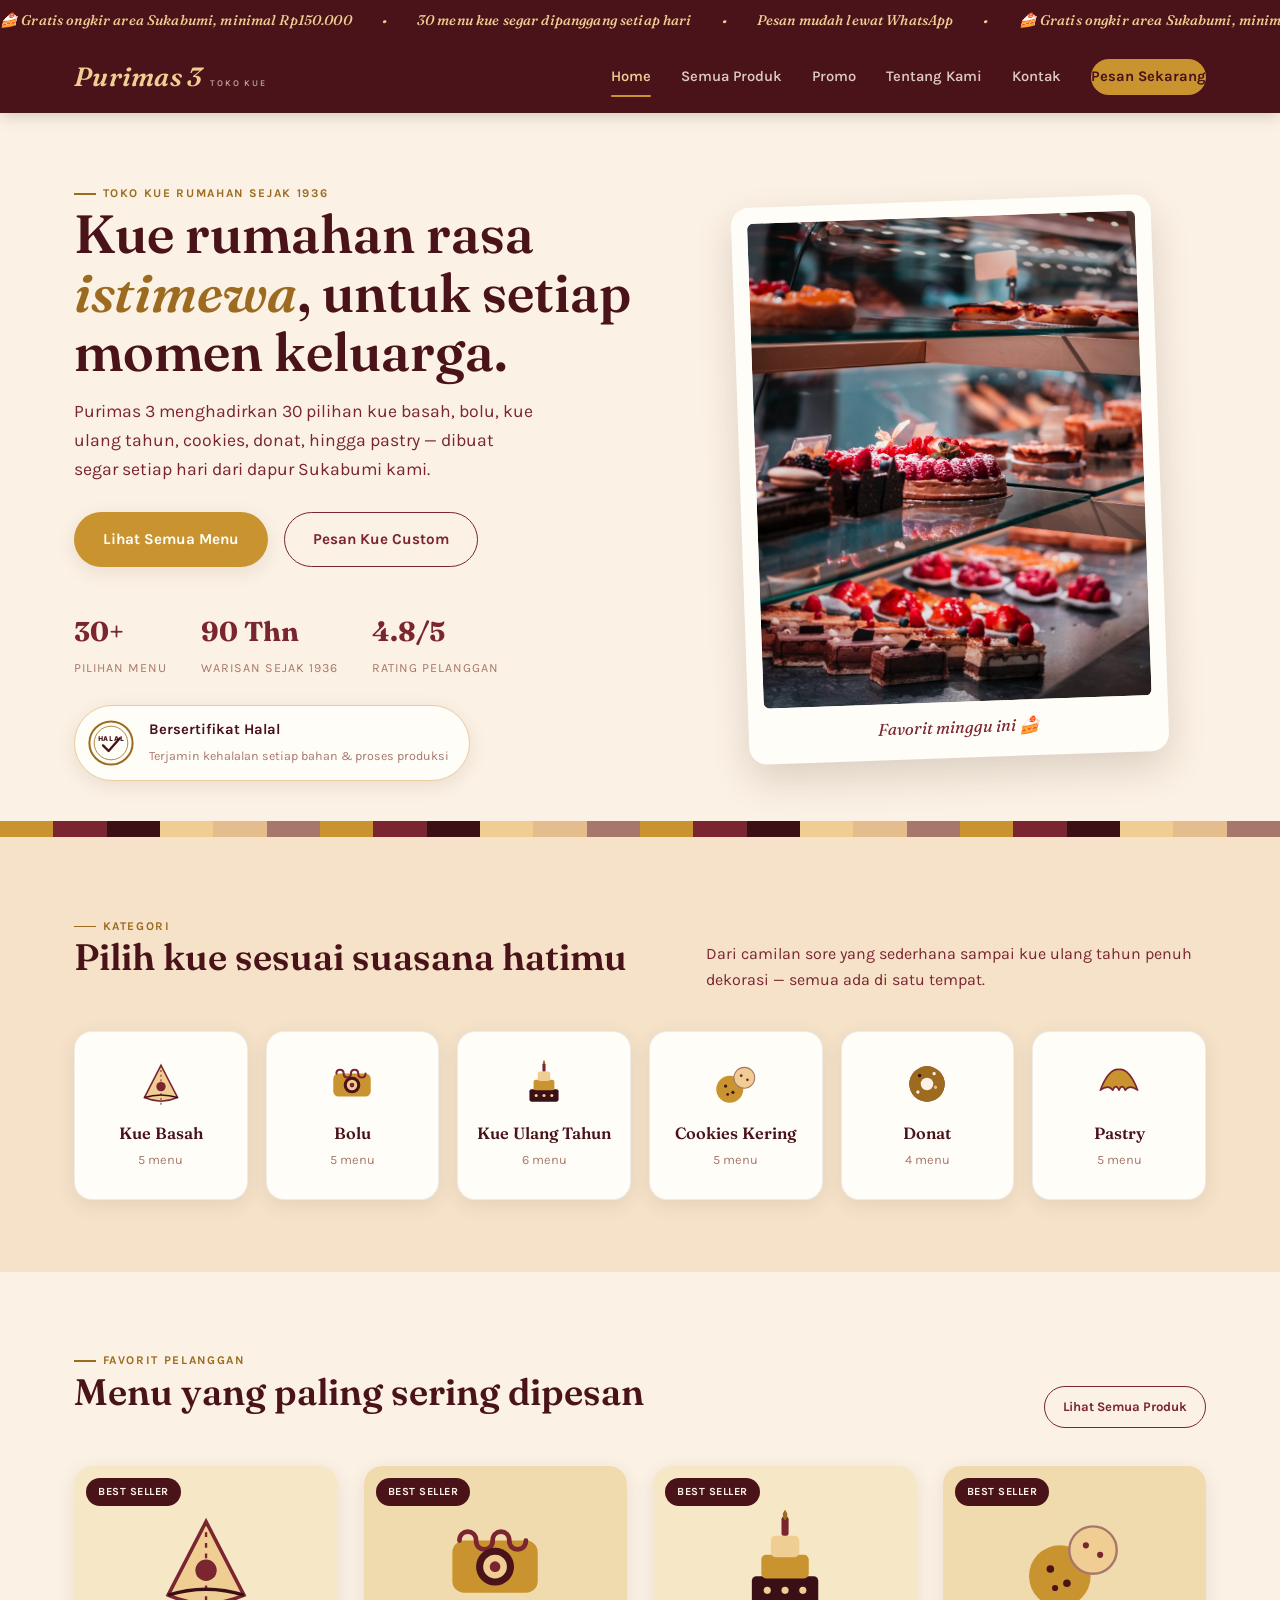
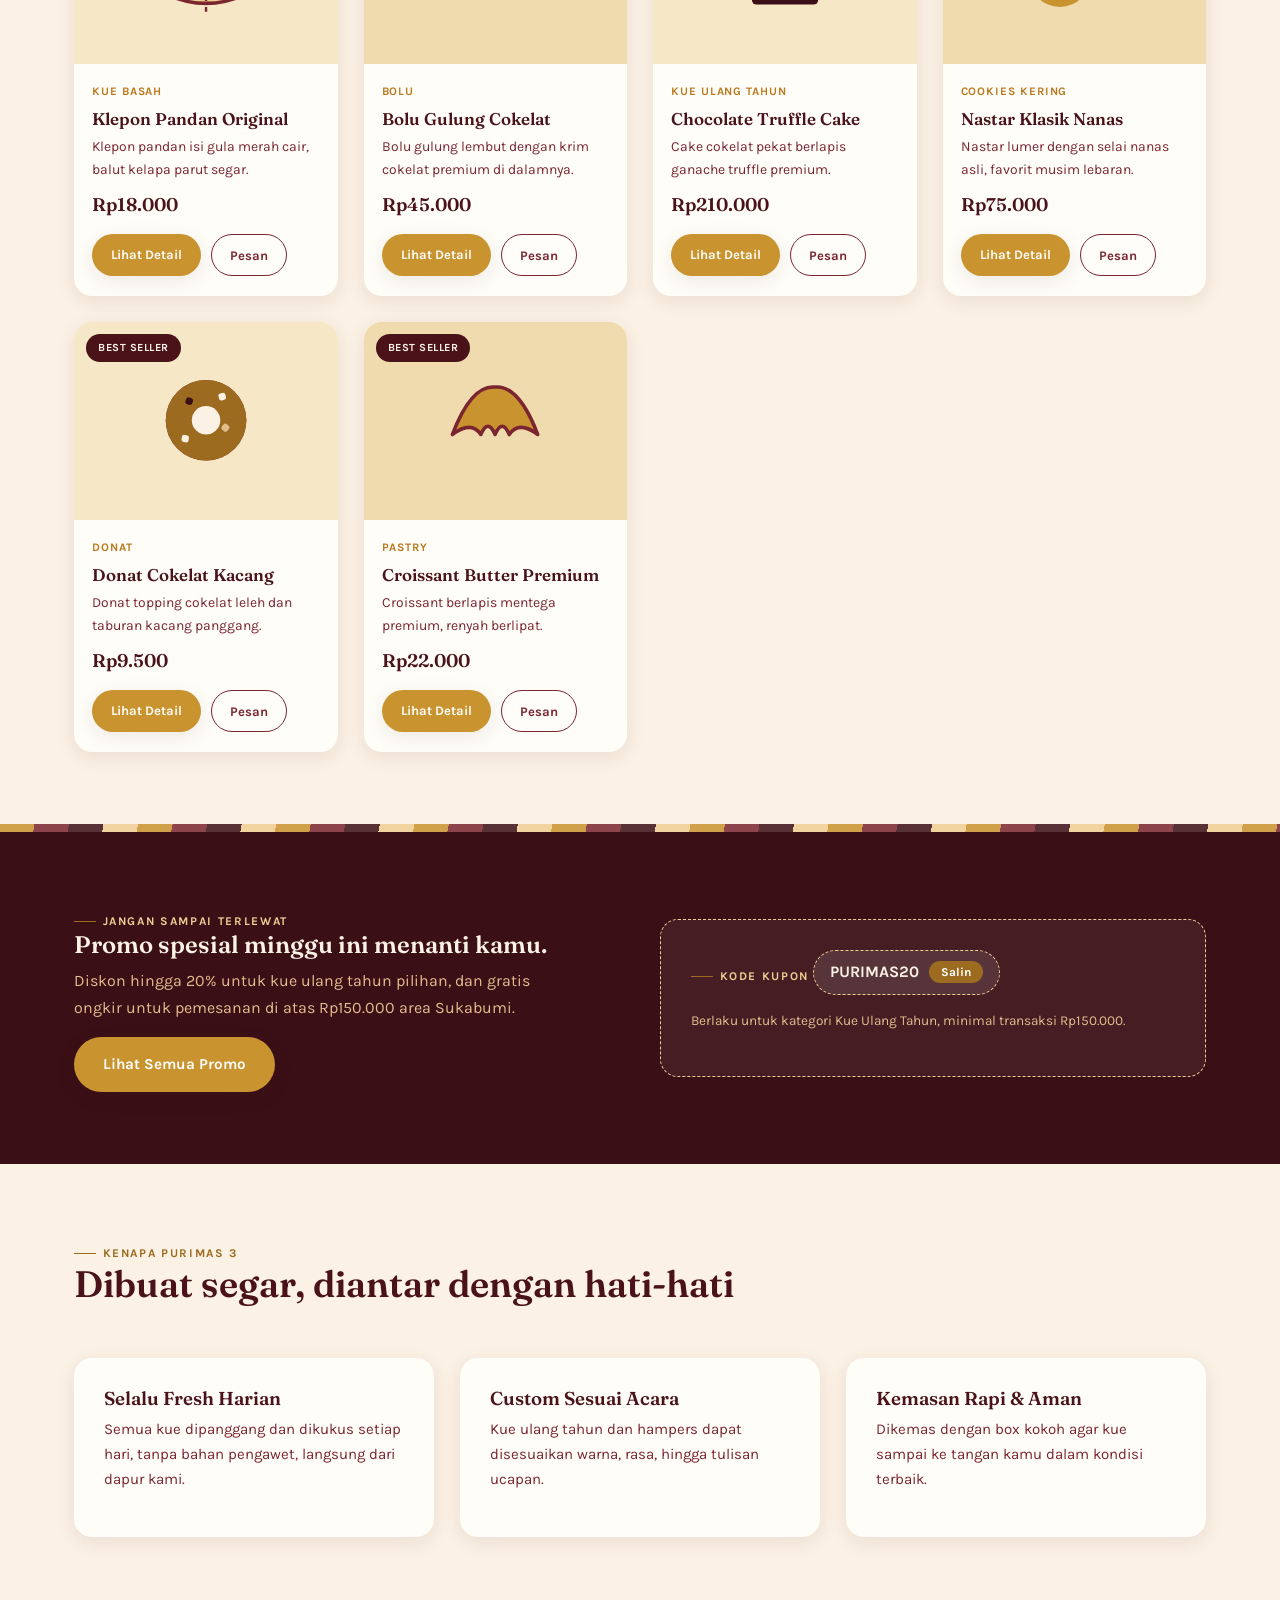
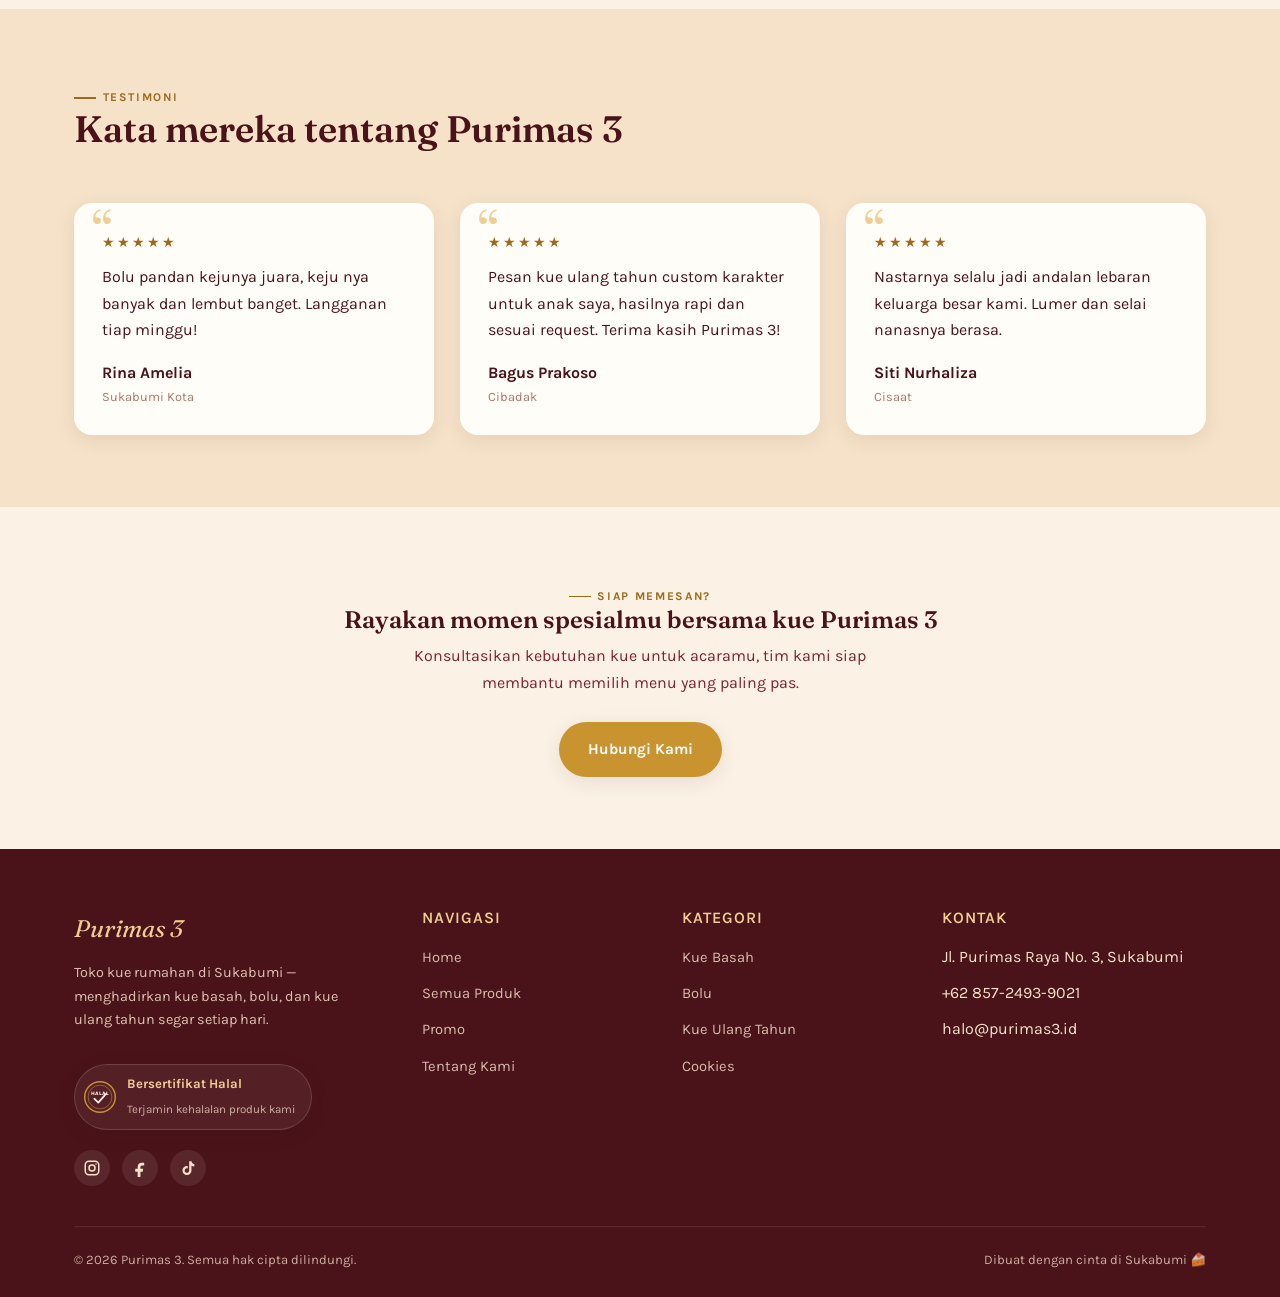
<file: index.html>
<!DOCTYPE html>
<html lang="id">
<head>
<meta charset="UTF-8">
<meta name="viewport" content="width=device-width, initial-scale=1.0">
<title>Purimas 3 — Toko Kue &amp; Bolu Rumahan</title>
<meta name="description" content="Purimas 3, toko kue rumahan dengan 30 pilihan menu: kue basah, bolu, kue ulang tahun, cookies, donat, hingga pastry. Pesan online, antar ke rumah.">
<link rel="canonical" href="https://purimas3.id/">

<meta property="og:type" content="website">
<meta property="og:site_name" content="Purimas 3">
<meta property="og:locale" content="id_ID">
<meta property="og:title" content="Purimas 3 — Toko Kue & Bolu Rumahan Sukabumi">
<meta property="og:description" content="Purimas 3, toko kue rumahan sejak 1936 di Sukabumi dengan 30 pilihan menu: kue basah, bolu, kue ulang tahun, cookies, donat, hingga pastry.">
<meta property="og:url" content="https://purimas3.id/">
<meta property="og:image" content="https://purimas3.id/images/favicon-purimas.png">
<meta name="twitter:card" content="summary_large_image">
<meta name="twitter:title" content="Purimas 3 — Toko Kue & Bolu Rumahan Sukabumi">
<meta name="twitter:description" content="Purimas 3, toko kue rumahan sejak 1936 di Sukabumi dengan 30 pilihan menu: kue basah, bolu, kue ulang tahun, cookies, donat, hingga pastry.">
<meta name="twitter:image" content="https://purimas3.id/images/favicon-purimas.png">

<link rel="icon" type="image/png" href="image/Favicon_purimas.png">
<link rel="stylesheet" href="css/style.css">
</head>
<body>

<div class="announce-bar">
  <div class="announce-track">
    <span>🍰 Gratis ongkir area Sukabumi, minimal Rp150.000</span><span>•</span>
    <span>30 menu kue segar dipanggang setiap hari</span><span>•</span>
    <span>Pesan mudah lewat WhatsApp</span><span>•</span>
    <span>🍰 Gratis ongkir area Sukabumi, minimal Rp150.000</span><span>•</span>
    <span>30 menu kue segar dipanggang setiap hari</span><span>•</span>
    <span>Pesan mudah lewat WhatsApp</span><span>•</span>
  </div>
</div>
<header class="site-header">
  <div class="nav-wrap">
    <a href="index.html" class="logo">Purimas 3 <small>Toko Kue</small></a>
    <nav class="nav-links" id="navLinks">
      <a href="index.html">Home</a>
      <a href="produk.html">Semua Produk</a>
      <a href="promo.html">Promo</a>
      <a href="tentang.html">Tentang Kami</a>
      <a href="kontak.html">Kontak</a>
      <a href="produk.html" class="nav-cta">Pesan Sekarang</a>
    </nav>
    <button class="nav-toggle" aria-label="Buka menu" aria-expanded="false">☰</button>
  </div>
</header>

<!-- HERO -->
<section class="hero">
  <div class="container hero-grid">
    <div>
      <span class="eyebrow">Toko Kue Rumahan Sejak 1936</span>
      <h1>Kue rumahan rasa <em>istimewa</em>, untuk setiap momen keluarga.</h1>
      <p class="lead">Purimas 3 menghadirkan 30 pilihan kue basah, bolu, kue ulang tahun, cookies, donat, hingga pastry — dibuat segar setiap hari dari dapur Sukabumi kami.</p>
      <div class="hero-actions">
        <a href="produk.html" class="btn btn-primary">Lihat Semua Menu</a>
        <a href="kontak.html" class="btn btn-outline">Pesan Kue Custom</a>
      </div>
      <div class="hero-stats">
        <div><strong>30+</strong><span>Pilihan Menu</span></div>
        <div><strong>90 Thn</strong><span>Warisan Sejak 1936</span></div>
        <div><strong>4.8/5</strong><span>Rating Pelanggan</span></div>
      </div>
      <div class="trust-badge">
        <svg viewBox="0 0 60 60" xmlns="http://www.w3.org/2000/svg">
          <circle cx="30" cy="30" r="27" fill="none" stroke="var(--gold-deep)" stroke-width="2.5"/>
          <circle cx="30" cy="30" r="21" fill="none" stroke="var(--gold-deep)" stroke-width="1"/>
          <text x="30" y="27" text-anchor="middle" font-family="Karla, sans-serif" font-size="9" font-weight="800" fill="var(--brown-dark)" letter-spacing="1">HALAL</text>
          <path d="M20 33 L27 40 L41 24" fill="none" stroke="var(--brown-dark)" stroke-width="3" stroke-linecap="round" stroke-linejoin="round"/>
        </svg>
        <div>
          <strong>Bersertifikat Halal</strong>
          <span>Terjamin kehalalan setiap bahan &amp; proses produksi</span>
        </div>
      </div>
    </div>
    <div class="hero-art">
      <div class="hero-photo-frame">
        <img src="image/hero cake.jpg" alt="Kue andalan Purimas 3" class="hero-photo"
             onerror="this.onerror=null;this.src='images/placeholder-cake.svg';">
        <span class="hero-photo-caption">Favorit minggu ini 🍰</span>
      </div>
    </div>
  </div>
</section>

<div class="lapis-divider"></div>

<!-- KATEGORI -->
<section class="bg-cream-soft">
  <div class="container">
    <div class="section-head">
      <div>
        <span class="eyebrow">Kategori</span>
        <h2>Pilih kue sesuai suasana hatimu</h2>
      </div>
      <p>Dari camilan sore yang sederhana sampai kue ulang tahun penuh dekorasi — semua ada di satu tempat.</p>
    </div>
    <div class="category-grid" id="categoryGrid"></div>
  </div>
</section>

<!-- PRODUK FAVORIT -->
<section>
  <div class="container">
    <div class="section-head">
      <div>
        <span class="eyebrow">Favorit Pelanggan</span>
        <h2>Menu yang paling sering dipesan</h2>
      </div>
      <a href="produk.html" class="btn btn-outline btn-small">Lihat Semua Produk</a>
    </div>
    <div class="product-grid" id="favoriteGrid"></div>
  </div>
</section>

<div class="lapis-strip"></div>

<!-- PROMO BANNER -->
<section class="bg-blue">
  <div class="container grid-2">
    <div>
      <span class="eyebrow" style="color:var(--gold-pale)">Jangan Sampai Terlewat</span>
      <h2>Promo spesial minggu ini menanti kamu.</h2>
      <p style="color:var(--blue-soft);max-width:48ch;">Diskon hingga 20% untuk kue ulang tahun pilihan, dan gratis ongkir untuk pemesanan di atas Rp150.000 area Sukabumi.</p>
      <a href="promo.html" class="btn btn-primary">Lihat Semua Promo</a>
    </div>
    <div class="info-card" style="background:rgba(255,253,247,0.06);border:1.5px dashed var(--gold-pale);box-shadow:none;">
      <p class="eyebrow" style="color:var(--gold-pale)">Kode Kupon</p>
      <div class="promo-code" style="background:rgba(255,253,247,0.1);color:var(--cream);border-color:var(--gold-pale);">
        <span>PURIMAS20</span>
        <button onclick="navigator.clipboard.writeText('PURIMAS20'); showToast('Kode promo disalin!')">Salin</button>
      </div>
      <p style="color:var(--blue-soft);font-size:.85rem;margin-top:12px;">Berlaku untuk kategori Kue Ulang Tahun, minimal transaksi Rp150.000.</p>
    </div>
  </div>
</section>

<!-- KENAPA PILIH KAMI -->
<section>
  <div class="container">
    <div class="section-head">
      <div>
        <span class="eyebrow">Kenapa Purimas 3</span>
        <h2>Dibuat segar, diantar dengan hati-hati</h2>
      </div>
    </div>
    <div class="grid-3">
      <div class="info-card reveal">
        <h3>Selalu Fresh Harian</h3>
        <p style="color:var(--brown-mid);font-size:.94rem;">Semua kue dipanggang dan dikukus setiap hari, tanpa bahan pengawet, langsung dari dapur kami.</p>
      </div>
      <div class="info-card reveal">
        <h3>Custom Sesuai Acara</h3>
        <p style="color:var(--brown-mid);font-size:.94rem;">Kue ulang tahun dan hampers dapat disesuaikan warna, rasa, hingga tulisan ucapan.</p>
      </div>
      <div class="info-card reveal">
        <h3>Kemasan Rapi &amp; Aman</h3>
        <p style="color:var(--brown-mid);font-size:.94rem;">Dikemas dengan box kokoh agar kue sampai ke tangan kamu dalam kondisi terbaik.</p>
      </div>
    </div>
  </div>
</section>

<!-- TESTIMONI -->
<section class="bg-cream-soft">
  <div class="container">
    <div class="section-head">
      <div>
        <span class="eyebrow">Testimoni</span>
        <h2>Kata mereka tentang Purimas 3</h2>
      </div>
    </div>
    <div class="grid-3">
      <div class="testi-card reveal">
        <div class="stars">★★★★★</div>
        <p style="margin-top:10px;">Bolu pandan kejunya juara, keju nya banyak dan lembut banget. Langganan tiap minggu!</p>
        <div class="testi-name">Rina Amelia</div>
        <div class="testi-role">Sukabumi Kota</div>
      </div>
      <div class="testi-card reveal">
        <div class="stars">★★★★★</div>
        <p style="margin-top:10px;">Pesan kue ulang tahun custom karakter untuk anak saya, hasilnya rapi dan sesuai request. Terima kasih Purimas 3!</p>
        <div class="testi-name">Bagus Prakoso</div>
        <div class="testi-role">Cibadak</div>
      </div>
      <div class="testi-card reveal">
        <div class="stars">★★★★★</div>
        <p style="margin-top:10px;">Nastarnya selalu jadi andalan lebaran keluarga besar kami. Lumer dan selai nanasnya berasa.</p>
        <div class="testi-name">Siti Nurhaliza</div>
        <div class="testi-role">Cisaat</div>
      </div>
    </div>
  </div>
</section>

<!-- CTA -->
<section>
  <div class="container text-center">
    <span class="eyebrow" style="justify-content:center;">Siap Memesan?</span>
    <h2>Rayakan momen spesialmu bersama kue Purimas 3</h2>
    <p style="max-width:52ch;margin:0 auto 26px;color:var(--brown-mid);">Konsultasikan kebutuhan kue untuk acaramu, tim kami siap membantu memilih menu yang paling pas.</p>
    <a href="kontak.html" class="btn btn-primary">Hubungi Kami</a>
  </div>
</section>

<footer class="site-footer">
  <div class="container">
    <div class="footer-grid">
      <div>
        <div class="footer-logo">Purimas 3</div>
        <p style="font-size:.9rem;opacity:.85;max-width:32ch;">Toko kue rumahan di Sukabumi — menghadirkan kue basah, bolu, dan kue ulang tahun segar setiap hari.</p>
        <div class="trust-badge small">
          <svg viewBox="0 0 60 60" xmlns="http://www.w3.org/2000/svg">
            <circle cx="30" cy="30" r="27" fill="none" stroke="var(--gold)" stroke-width="2.5"/>
            <circle cx="30" cy="30" r="21" fill="none" stroke="var(--gold)" stroke-width="1"/>
            <text x="30" y="27" text-anchor="middle" font-family="Karla, sans-serif" font-size="9" font-weight="800" fill="var(--cream)" letter-spacing="1">HALAL</text>
            <path d="M20 33 L27 40 L41 24" fill="none" stroke="var(--cream)" stroke-width="3" stroke-linecap="round" stroke-linejoin="round"/>
          </svg>
          <div>
            <strong style="color:var(--gold-pale);">Bersertifikat Halal</strong>
            <span>Terjamin kehalalan produk kami</span>
          </div>
        </div>
        <div class="social-row">
          <a href="#" aria-label="Instagram Purimas 3">
            <svg viewBox="0 0 24 24" fill="none" stroke="currentColor" stroke-width="2" stroke-linecap="round" stroke-linejoin="round"><rect x="3" y="3" width="18" height="18" rx="5"/><circle cx="12" cy="12" r="4"/><circle cx="17.3" cy="6.7" r="1" fill="currentColor" stroke="none"/></svg>
          </a>
          <a href="#" aria-label="Facebook Purimas 3">
            <svg viewBox="0 0 24 24" fill="currentColor"><path d="M15 8.5h2.6V5.2c-.5-.06-2-.2-3.3-.2-3.3 0-5.4 2-5.4 5.6v2.5H5.6V17h3.3v9h3.7v-9h3.1l.5-3.9h-3.6V11c0-1.1.3-1.9 1.7-1.9z"/></svg>
          </a>
          <a href="#" aria-label="TikTok Purimas 3">
            <svg viewBox="0 0 24 24" fill="currentColor"><path d="M16.6 3c.4 2 1.8 3.6 3.8 4v3c-1.4 0-2.7-.4-3.8-1.1v6.4a6 6 0 1 1-6-6c.3 0 .7 0 1 .1v3.1a3 3 0 1 0 2 2.8V3h3z"/></svg>
          </a>
        </div>
      </div>
      <div>
        <h4>Navigasi</h4>
        <ul>
          <li><a href="index.html">Home</a></li>
          <li><a href="produk.html">Semua Produk</a></li>
          <li><a href="promo.html">Promo</a></li>
          <li><a href="tentang.html">Tentang Kami</a></li>
        </ul>
      </div>
      <div>
        <h4>Kategori</h4>
        <ul>
          <li><a href="produk.html?kategori=kue-basah">Kue Basah</a></li>
          <li><a href="produk.html?kategori=bolu">Bolu</a></li>
          <li><a href="produk.html?kategori=ulang-tahun">Kue Ulang Tahun</a></li>
          <li><a href="produk.html?kategori=cookies">Cookies</a></li>
        </ul>
      </div>
      <div>
        <h4>Kontak</h4>
        <ul>
          <li>Jl. Purimas Raya No. 3, Sukabumi</li>
          <li>+62 857-2493-9021</li>
          <li>halo@purimas3.id</li>
        </ul>
      </div>
    </div>
    <div class="footer-bottom">
      <span>© <span id="footer-year"></span> Purimas 3. Semua hak cipta dilindungi.</span>
      <span>Dibuat dengan cinta di Sukabumi 🍰</span>
    </div>
  </div>
</footer>

<script src="js/icons.js"></script>
<script src="js/products.js"></script>
<script src="js/main.js"></script>
<script>
  document.getElementById("categoryGrid").innerHTML = Object.keys(CATEGORY_META).map(categoryCardMarkup).join("");
  const favorites = PRODUCTS.filter(p => p.badge === "Best Seller").slice(0, 8);
  document.getElementById("favoriteGrid").innerHTML = favorites.map(productCardMarkup).join("");
</script>
</body>
</html>
</file>
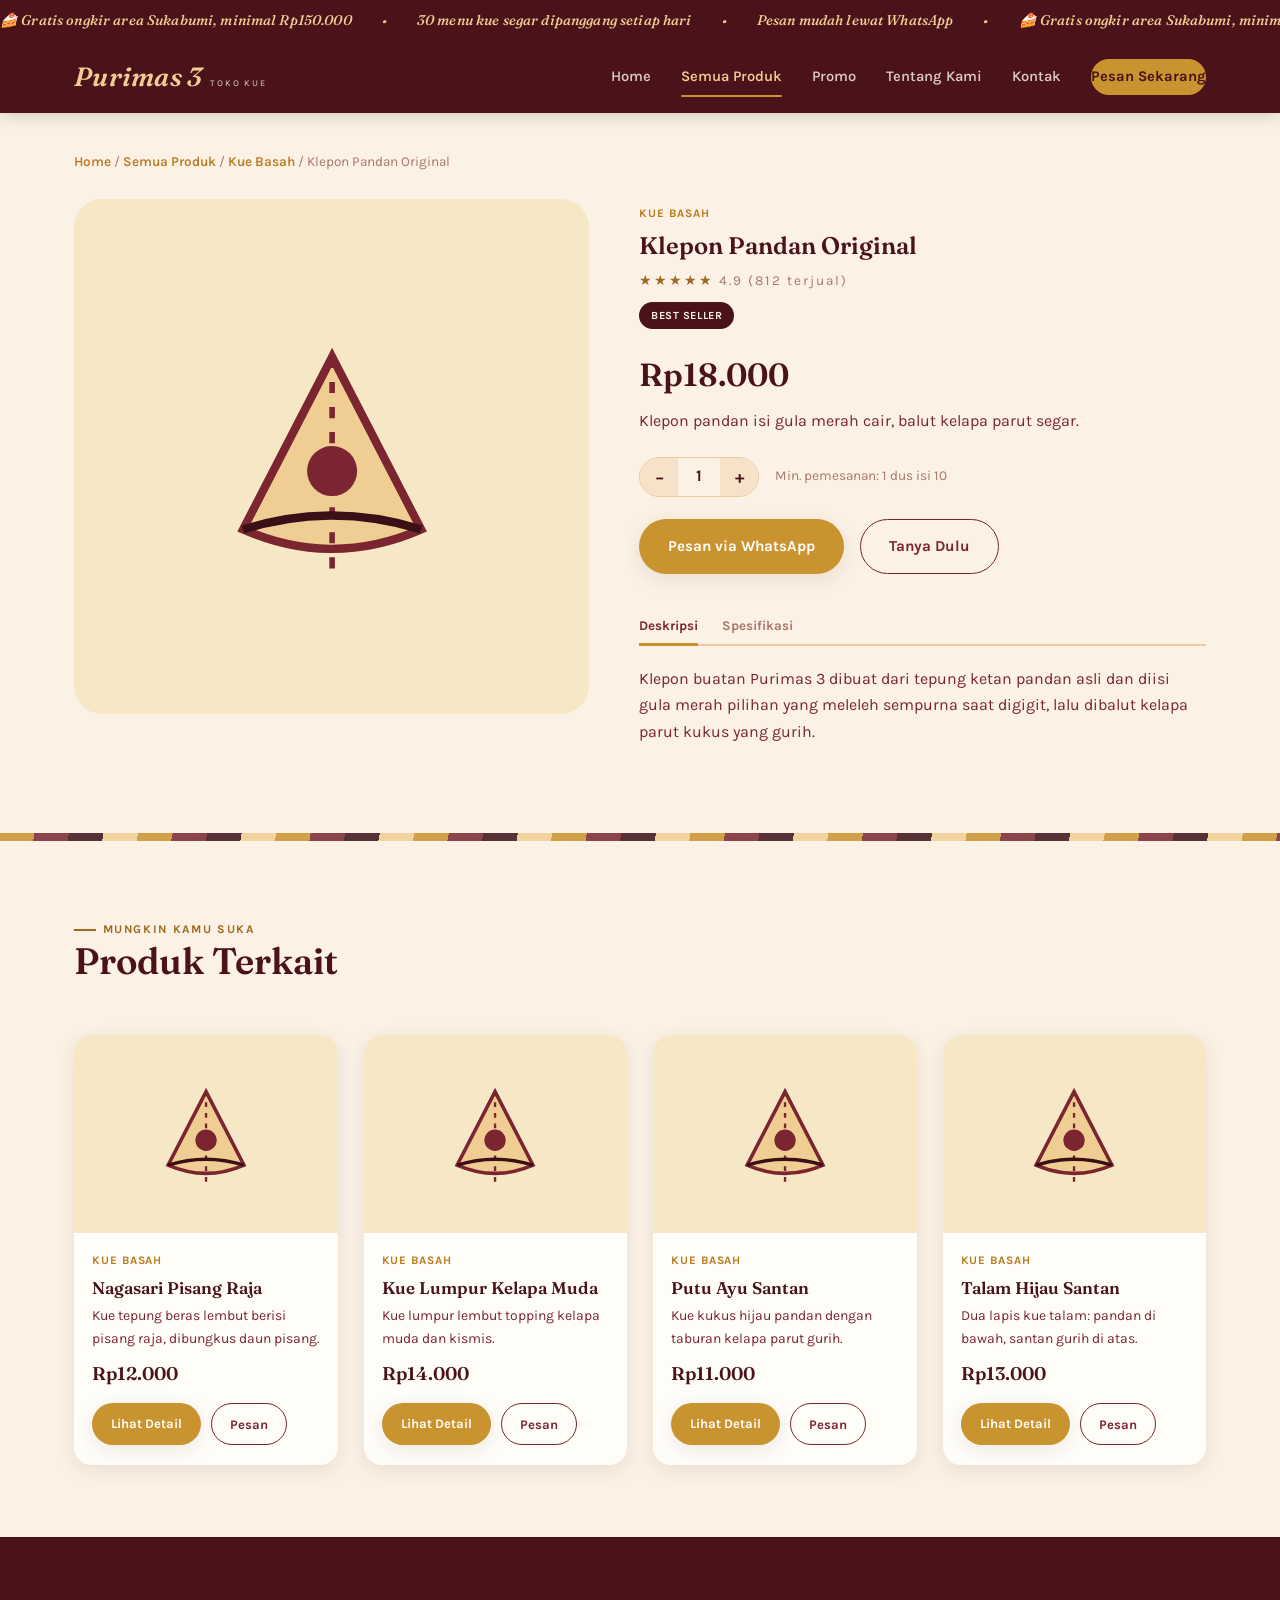
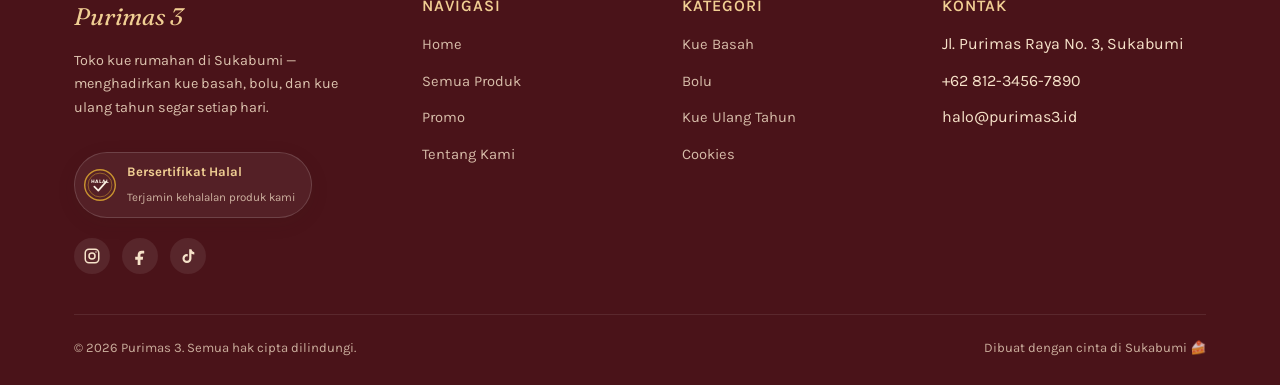
<file: detail-produk.html>
<!DOCTYPE html>
<html lang="id">
<head>
<meta charset="UTF-8">
<meta name="viewport" content="width=device-width, initial-scale=1.0">
<title id="pageTitle">Detail Produk — Purimas 3</title>
<link rel="canonical" href="https://purimas3.id/detail-produk.html" id="canonicalLink">

<meta property="og:type" content="product">
<meta property="og:site_name" content="Purimas 3">
<meta property="og:locale" content="id_ID">
<meta property="og:title" content="Detail Produk — Purimas 3" id="ogTitle">
<meta property="og:description" content="Lihat detail menu Purimas 3." id="ogDesc">
<meta property="og:url" content="https://purimas3.id/detail-produk.html" id="ogUrl">
<meta property="og:image" content="https://purimas3.id/images/favicon-purimas.png">
<meta name="twitter:card" content="summary_large_image">
<meta name="twitter:title" content="Detail Produk — Purimas 3" id="twTitle">
<meta name="twitter:description" content="Lihat detail menu Purimas 3." id="twDesc">
<meta name="twitter:image" content="https://purimas3.id/images/favicon-purimas.png">
<meta name="description" content="Lihat detail menu Purimas 3." id="metaDesc">

<link rel="icon" type="image/png" href="image/Favicon_purimas.png">
<link rel="stylesheet" href="css/style.css">
</head>
<body>

<div class="announce-bar">
  <div class="announce-track">
    <span>🍰 Gratis ongkir area Sukabumi, minimal Rp150.000</span><span>•</span>
    <span>30 menu kue segar dipanggang setiap hari</span><span>•</span>
    <span>Pesan mudah lewat WhatsApp</span><span>•</span>
    <span>🍰 Gratis ongkir area Sukabumi, minimal Rp150.000</span><span>•</span>
    <span>30 menu kue segar dipanggang setiap hari</span><span>•</span>
    <span>Pesan mudah lewat WhatsApp</span><span>•</span>
  </div>
</div>
<header class="site-header">
  <div class="nav-wrap">
    <a href="index.html" class="logo">Purimas 3 <small>Toko Kue</small></a>
    <nav class="nav-links" id="navLinks">
      <a href="index.html">Home</a>
      <a href="produk.html" class="active">Semua Produk</a>
      <a href="promo.html">Promo</a>
      <a href="tentang.html">Tentang Kami</a>
      <a href="kontak.html">Kontak</a>
      <a href="produk.html" class="nav-cta">Pesan Sekarang</a>
    </nav>
    <button class="nav-toggle" aria-label="Buka menu" aria-expanded="false">☰</button>
  </div>
</header>

<section style="padding-top:38px;">
  <div class="container">
    <p class="breadcrumb" id="breadcrumb"></p>
    <div id="detailContent"></div>
  </div>
</section>

<div class="lapis-strip"></div>

<section>
  <div class="container">
    <div class="section-head">
      <div>
        <span class="eyebrow">Mungkin Kamu Suka</span>
        <h2 id="relatedTitle">Produk Terkait</h2>
      </div>
    </div>
    <div class="product-grid" id="relatedGrid"></div>
  </div>
</section>

<footer class="site-footer">
  <div class="container">
    <div class="footer-grid">
      <div>
        <div class="footer-logo">Purimas 3</div>
        <p style="font-size:.9rem;opacity:.85;max-width:32ch;">Toko kue rumahan di Sukabumi — menghadirkan kue basah, bolu, dan kue ulang tahun segar setiap hari.</p>
        <div class="trust-badge small">
          <svg viewBox="0 0 60 60" xmlns="http://www.w3.org/2000/svg">
            <circle cx="30" cy="30" r="27" fill="none" stroke="var(--gold)" stroke-width="2.5"/>
            <circle cx="30" cy="30" r="21" fill="none" stroke="var(--gold)" stroke-width="1"/>
            <text x="30" y="27" text-anchor="middle" font-family="Karla, sans-serif" font-size="9" font-weight="800" fill="var(--cream)" letter-spacing="1">HALAL</text>
            <path d="M20 33 L27 40 L41 24" fill="none" stroke="var(--cream)" stroke-width="3" stroke-linecap="round" stroke-linejoin="round"/>
          </svg>
          <div>
            <strong style="color:var(--gold-pale);">Bersertifikat Halal</strong>
            <span>Terjamin kehalalan produk kami</span>
          </div>
        </div>
        <div class="social-row">
          <a href="#" aria-label="Instagram Purimas 3">
            <svg viewBox="0 0 24 24" fill="none" stroke="currentColor" stroke-width="2" stroke-linecap="round" stroke-linejoin="round"><rect x="3" y="3" width="18" height="18" rx="5"/><circle cx="12" cy="12" r="4"/><circle cx="17.3" cy="6.7" r="1" fill="currentColor" stroke="none"/></svg>
          </a>
          <a href="#" aria-label="Facebook Purimas 3">
            <svg viewBox="0 0 24 24" fill="currentColor"><path d="M15 8.5h2.6V5.2c-.5-.06-2-.2-3.3-.2-3.3 0-5.4 2-5.4 5.6v2.5H5.6V17h3.3v9h3.7v-9h3.1l.5-3.9h-3.6V11c0-1.1.3-1.9 1.7-1.9z"/></svg>
          </a>
          <a href="#" aria-label="TikTok Purimas 3">
            <svg viewBox="0 0 24 24" fill="currentColor"><path d="M16.6 3c.4 2 1.8 3.6 3.8 4v3c-1.4 0-2.7-.4-3.8-1.1v6.4a6 6 0 1 1-6-6c.3 0 .7 0 1 .1v3.1a3 3 0 1 0 2 2.8V3h3z"/></svg>
          </a>
        </div>
      </div>
      <div>
        <h4>Navigasi</h4>
        <ul>
          <li><a href="index.html">Home</a></li>
          <li><a href="produk.html">Semua Produk</a></li>
          <li><a href="promo.html">Promo</a></li>
          <li><a href="tentang.html">Tentang Kami</a></li>
        </ul>
      </div>
      <div>
        <h4>Kategori</h4>
        <ul>
          <li><a href="produk.html?kategori=kue-basah">Kue Basah</a></li>
          <li><a href="produk.html?kategori=bolu">Bolu</a></li>
          <li><a href="produk.html?kategori=ulang-tahun">Kue Ulang Tahun</a></li>
          <li><a href="produk.html?kategori=cookies">Cookies</a></li>
        </ul>
      </div>
      <div>
        <h4>Kontak</h4>
        <ul>
          <li>Jl. Purimas Raya No. 3, Sukabumi</li>
          <li>+62 812-3456-7890</li>
          <li>halo@purimas3.id</li>
        </ul>
      </div>
    </div>
    <div class="footer-bottom">
      <span>© <span id="footer-year"></span> Purimas 3. Semua hak cipta dilindungi.</span>
      <span>Dibuat dengan cinta di Sukabumi 🍰</span>
    </div>
  </div>
</footer>

<script src="js/icons.js"></script>
<script src="js/products.js"></script>
<script src="js/main.js"></script>
<script>
  const idParam = new URLSearchParams(window.location.search).get("id");
  const product = getProductById(idParam) || PRODUCTS[0];

  document.getElementById("pageTitle").textContent = `${product.name} — Purimas 3`;
  document.getElementById("metaDesc").setAttribute("content", product.desc);
  document.getElementById("ogTitle").setAttribute("content", `${product.name} — Purimas 3`);
  document.getElementById("ogDesc").setAttribute("content", product.desc);
  document.getElementById("ogUrl").setAttribute("content", `https://purimas3.id/detail-produk.html?id=${product.id}`);
  document.getElementById("canonicalLink").setAttribute("href", `https://purimas3.id/detail-produk.html?id=${product.id}`);
  document.getElementById("twTitle").setAttribute("content", `${product.name} — Purimas 3`);
  document.getElementById("twDesc").setAttribute("content", product.desc);
  document.getElementById("breadcrumb").innerHTML =
    `<a href="index.html">Home</a> / <a href="produk.html">Semua Produk</a> / <a href="produk.html?kategori=${product.cat}">${CATEGORY_META[product.cat].label}</a> / ${product.name}`;

  const badgeHtml = product.badge ? `<span class="product-badge ${product.badge === "Promo" ? "promo" : ""}" style="position:static;display:inline-block;margin-bottom:10px;">${product.badge}</span>` : "";
  const priceHtml = product.oldPrice
    ? `<span class="detail-price old">${formatRupiah(product.oldPrice)}</span><span class="detail-price">${formatRupiah(product.price)}</span>`
    : `<span class="detail-price">${formatRupiah(product.price)}</span>`;

  document.getElementById("detailContent").innerHTML = `
    <div class="detail-grid">
      <div class="detail-media" style="background:${CATEGORY_META[product.cat].bg}">
        ${categoryIcon(product.cat)}
      </div>
      <div>
        <span class="product-cat">${CATEGORY_META[product.cat].label}</span>
        <h1 style="margin-top:6px;">${product.name}</h1>
        <div class="stars" style="margin-bottom:8px;">${"★".repeat(Math.round(product.rating))}${"☆".repeat(5 - Math.round(product.rating))} <span style="color:var(--brown-soft);font-size:.85rem;">${product.rating} (${product.sold} terjual)</span></div>
        ${badgeHtml}
        <div class="detail-price-row">${priceHtml}</div>
        <p style="color:var(--brown-mid);">${product.desc}</p>

        <div class="qty-row">
          <div class="qty-control">
            <button aria-label="Kurangi jumlah" onclick="changeQty(-1)">−</button>
            <span id="qtyValue">1</span>
            <button aria-label="Tambah jumlah" onclick="changeQty(1)">+</button>
          </div>
          <div style="font-size:.85rem;color:var(--brown-soft);">Min. pemesanan: ${product.minOrder}</div>
        </div>

        <div class="hero-actions" style="margin-top:0;">
          <button class="btn btn-primary" onclick="orderViaWhatsapp()">Pesan via WhatsApp</button>
          <a href="kontak.html" class="btn btn-outline">Tanya Dulu</a>
        </div>

        <div class="detail-tabs">
          <button class="detail-tab-btn active" data-tab="deskripsi">Deskripsi</button>
          <button class="detail-tab-btn" data-tab="spesifikasi">Spesifikasi</button>
        </div>
        <div class="detail-tab-panel active" data-panel="deskripsi">
          <p style="color:var(--brown-mid);">${product.detail}</p>
        </div>
        <div class="detail-tab-panel" data-panel="spesifikasi">
          <div class="spec-list">
            <div><dt>Kategori:</dt> ${CATEGORY_META[product.cat].label}</div>
            <div><dt>Minimal Order:</dt> ${product.minOrder}</div>
            <div><dt>Daya Tahan:</dt> ${product.tahan}</div>
            <div><dt>Rating:</dt> ${product.rating} / 5</div>
          </div>
        </div>
      </div>
    </div>
  `;

  let qty = 1;
  function changeQty(delta) {
    qty = Math.max(1, qty + delta);
    document.getElementById("qtyValue").textContent = qty;
  }
  function orderViaWhatsapp() {
    const msg = encodeURIComponent(`Halo Purimas 3, saya ingin memesan:\n${product.name} x${qty}\nApakah tersedia?`);
    window.open(`https://wa.me/6281234567890?text=${msg}`, "_blank");
  }

  document.querySelectorAll(".detail-tab-btn").forEach(btn => {
    btn.addEventListener("click", () => {
      document.querySelectorAll(".detail-tab-btn").forEach(b => b.classList.remove("active"));
      document.querySelectorAll(".detail-tab-panel").forEach(p => p.classList.remove("active"));
      btn.classList.add("active");
      document.querySelector(`.detail-tab-panel[data-panel="${btn.dataset.tab}"]`).classList.add("active");
    });
  });

  const related = getRelatedProducts(product);
  document.getElementById("relatedGrid").innerHTML = related.map(productCardMarkup).join("");
</script>
</body>
</html>
</file>
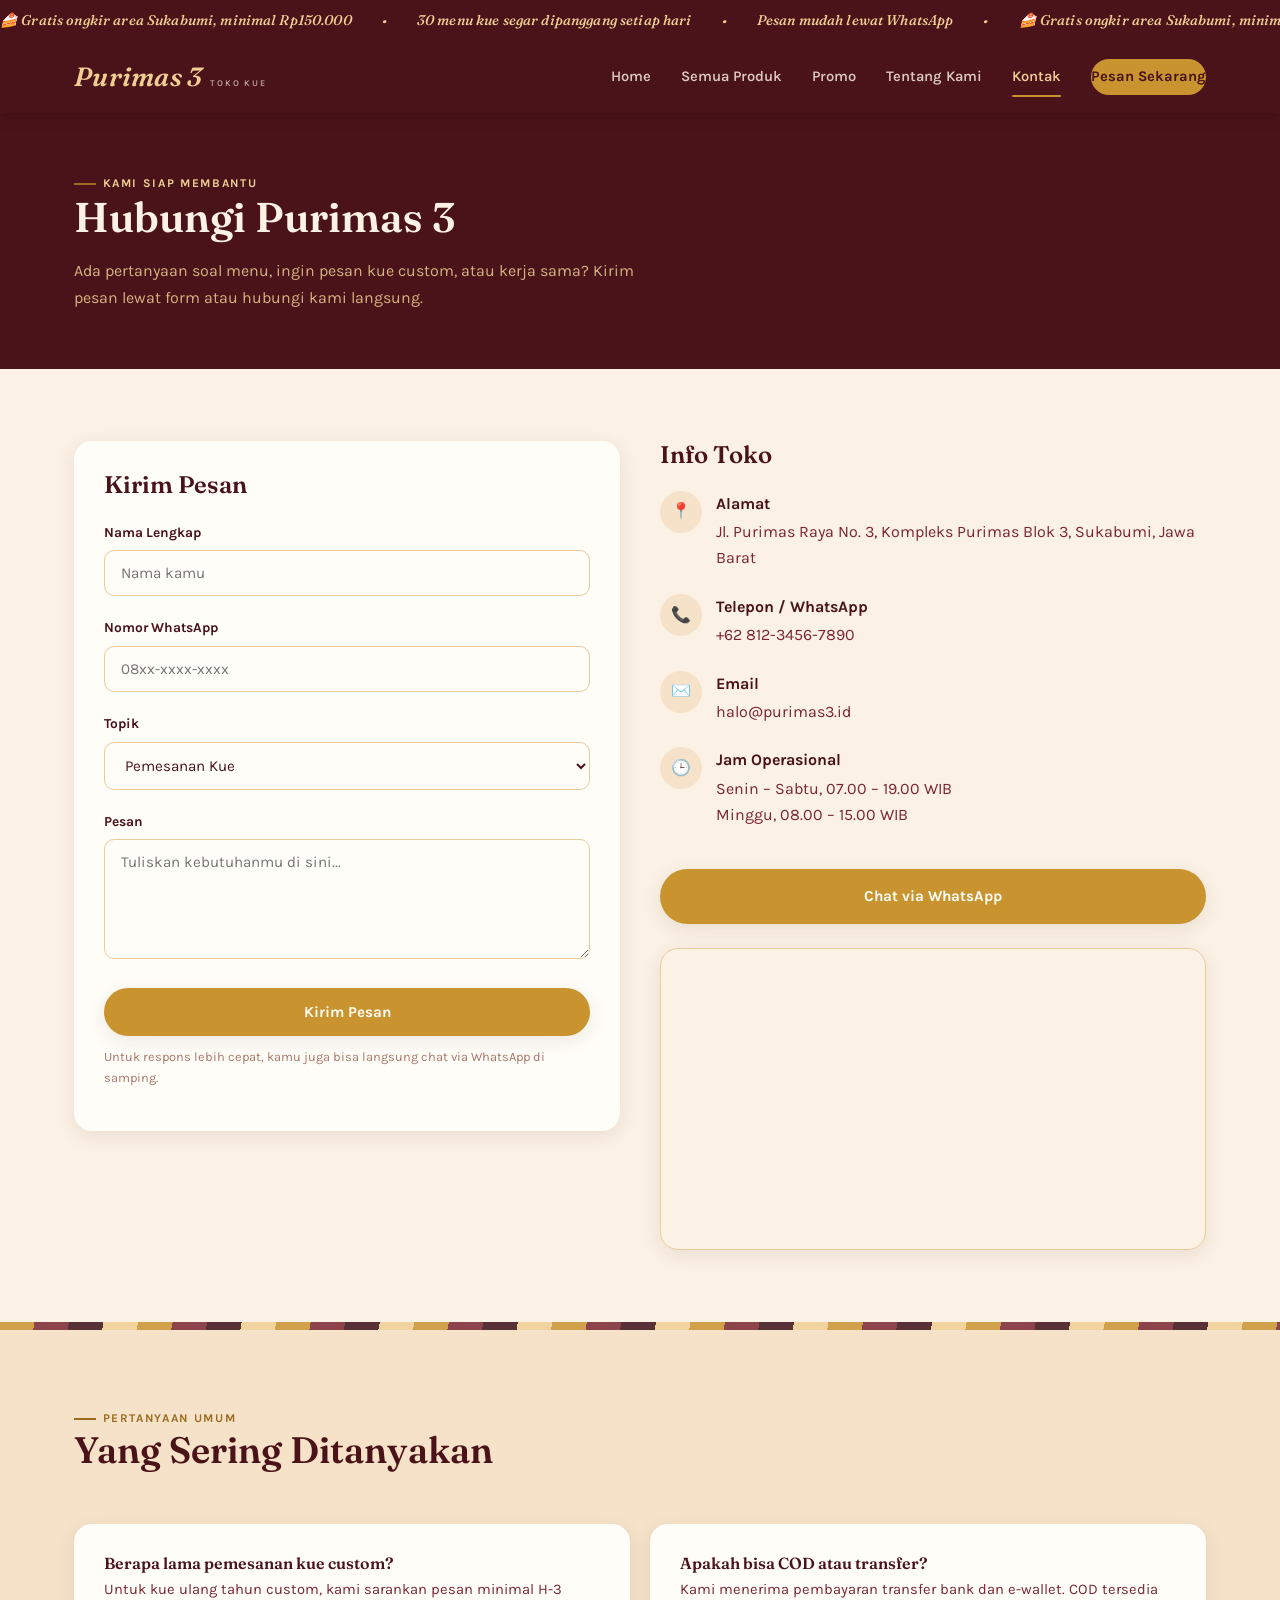
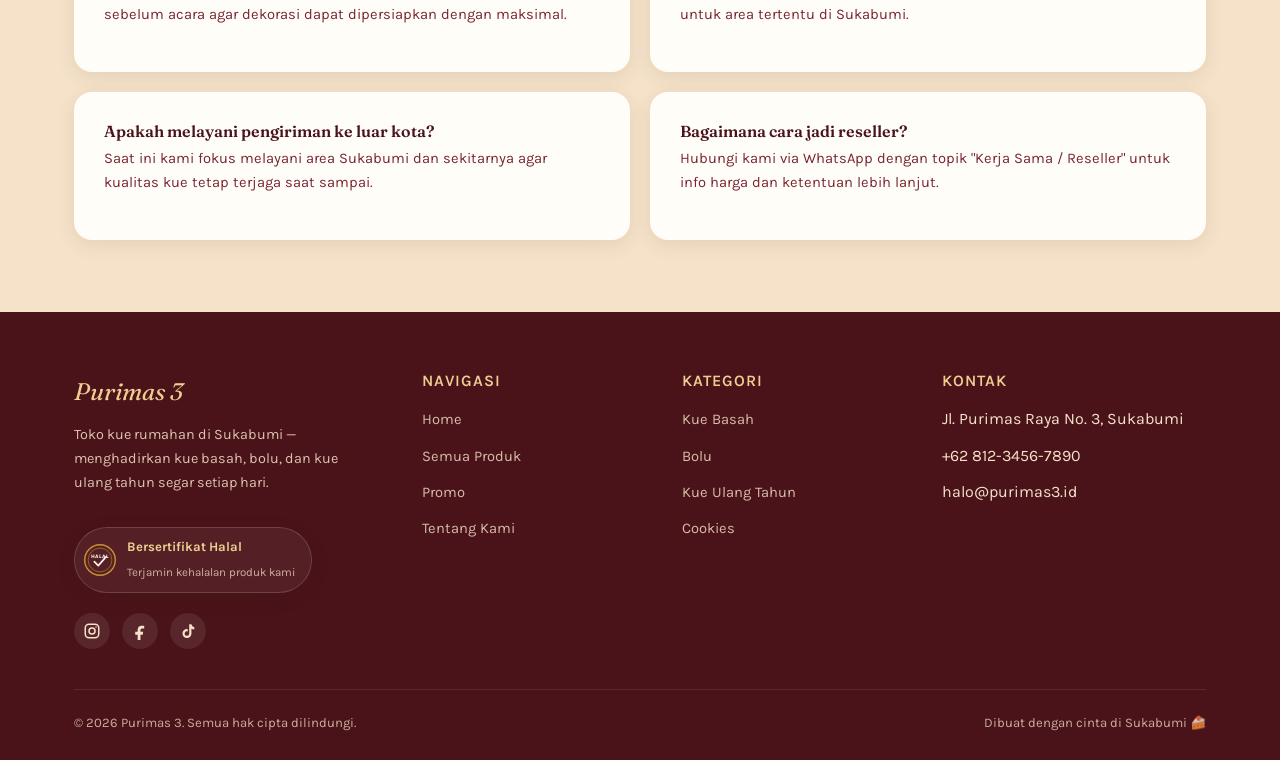
<file: kontak.html>
<!DOCTYPE html>
<html lang="id">
<head>
<meta charset="UTF-8">
<meta name="viewport" content="width=device-width, initial-scale=1.0">
<title>Kontak — Purimas 3</title>
<meta name="description" content="Hubungi Purimas 3 untuk pemesanan kue, pertanyaan menu, atau kerja sama.">
<link rel="canonical" href="https://purimas3.id/kontak.html">

<meta property="og:type" content="website">
<meta property="og:site_name" content="Purimas 3">
<meta property="og:locale" content="id_ID">
<meta property="og:title" content="Kontak — Purimas 3">
<meta property="og:description" content="Hubungi Purimas 3 untuk pertanyaan menu, pemesanan, atau kerja sama. Toko kue rumahan Sukabumi sejak 1936.">
<meta property="og:url" content="https://purimas3.id/kontak.html">
<meta property="og:image" content="https://purimas3.id/images/favicon-purimas.png">
<meta name="twitter:card" content="summary_large_image">
<meta name="twitter:title" content="Kontak — Purimas 3">
<meta name="twitter:description" content="Hubungi Purimas 3 untuk pertanyaan menu, pemesanan, atau kerja sama. Toko kue rumahan Sukabumi sejak 1936.">
<meta name="twitter:image" content="https://purimas3.id/images/favicon-purimas.png">

<link rel="icon" type="image/png" href="image/Favicon_purimas.png">
<link rel="stylesheet" href="css/style.css">
</head>
<body>

<div class="announce-bar">
  <div class="announce-track">
    <span>🍰 Gratis ongkir area Sukabumi, minimal Rp150.000</span><span>•</span>
    <span>30 menu kue segar dipanggang setiap hari</span><span>•</span>
    <span>Pesan mudah lewat WhatsApp</span><span>•</span>
    <span>🍰 Gratis ongkir area Sukabumi, minimal Rp150.000</span><span>•</span>
    <span>30 menu kue segar dipanggang setiap hari</span><span>•</span>
    <span>Pesan mudah lewat WhatsApp</span><span>•</span>
  </div>
</div>
<header class="site-header">
  <div class="nav-wrap">
    <a href="index.html" class="logo">Purimas 3 <small>Toko Kue</small></a>
    <nav class="nav-links" id="navLinks">
      <a href="index.html">Home</a>
      <a href="produk.html">Semua Produk</a>
      <a href="promo.html">Promo</a>
      <a href="tentang.html">Tentang Kami</a>
      <a href="kontak.html" class="active">Kontak</a>
      <a href="produk.html" class="nav-cta">Pesan Sekarang</a>
    </nav>
    <button class="nav-toggle" aria-label="Buka menu" aria-expanded="false">☰</button>
  </div>
</header>

<div class="page-banner">
  <div class="container">
    <span class="eyebrow" style="color:var(--gold-pale)">Kami Siap Membantu</span>
    <h1>Hubungi Purimas 3</h1>
    <p>Ada pertanyaan soal menu, ingin pesan kue custom, atau kerja sama? Kirim pesan lewat form atau hubungi kami langsung.</p>
  </div>
</div>

<section>
  <div class="container grid-2" style="align-items:flex-start;">

    <div class="info-card">
      <h2 style="margin-bottom:22px;">Kirim Pesan</h2>
      <form id="contactForm">
        <div class="form-field">
          <label for="nama">Nama Lengkap</label>
          <input type="text" id="nama" name="nama" required placeholder="Nama kamu">
        </div>
        <div class="form-field">
          <label for="telepon">Nomor WhatsApp</label>
          <input type="tel" id="telepon" name="telepon" required placeholder="08xx-xxxx-xxxx">
        </div>
        <div class="form-field">
          <label for="topik">Topik</label>
          <select id="topik" name="topik">
            <option>Pemesanan Kue</option>
            <option>Kue Ulang Tahun Custom</option>
            <option>Kerja Sama / Reseller</option>
            <option>Lainnya</option>
          </select>
        </div>
        <div class="form-field">
          <label for="pesan">Pesan</label>
          <textarea id="pesan" name="pesan" required placeholder="Tuliskan kebutuhanmu di sini..."></textarea>
        </div>
        <button type="submit" class="btn btn-primary btn-block">Kirim Pesan</button>
        <div class="form-success" id="formSuccess">Terima kasih! Pesanmu sudah kami terima, tim kami akan segera menghubungi.</div>
        <p class="form-note">Untuk respons lebih cepat, kamu juga bisa langsung chat via WhatsApp di samping.</p>
      </form>
    </div>

    <div>
      <h2 style="margin-bottom:22px;">Info Toko</h2>
      <div class="contact-info-item">
        <div class="ci-icon">📍</div>
        <div>
          <strong>Alamat</strong>
          <p style="margin:2px 0 0;color:var(--brown-mid);">Jl. Purimas Raya No. 3, Kompleks Purimas Blok 3, Sukabumi, Jawa Barat</p>
        </div>
      </div>
      <div class="contact-info-item">
        <div class="ci-icon">📞</div>
        <div>
          <strong>Telepon / WhatsApp</strong>
          <p style="margin:2px 0 0;color:var(--brown-mid);">+62 812-3456-7890</p>
        </div>
      </div>
      <div class="contact-info-item">
        <div class="ci-icon">✉️</div>
        <div>
          <strong>Email</strong>
          <p style="margin:2px 0 0;color:var(--brown-mid);">halo@purimas3.id</p>
        </div>
      </div>
      <div class="contact-info-item">
        <div class="ci-icon">🕒</div>
        <div>
          <strong>Jam Operasional</strong>
          <p style="margin:2px 0 0;color:var(--brown-mid);">Senin – Sabtu, 07.00 – 19.00 WIB<br>Minggu, 08.00 – 15.00 WIB</p>
        </div>
      </div>

      <a href="https://wa.me/6281234567890" target="_blank" class="btn btn-primary btn-block" style="margin: 18px 0 24px;">Chat via WhatsApp</a>

      <div class="map-embed">
        <iframe
          src="https://www.google.com/maps/embed?pb=!1m18!1m12!1m3!1d3960.748002192183!2d106.92792037441987!3d-6.920699767736556!2m3!1f0!2f0!3f0!3m2!1i1024!2i768!4f13.1!3m3!1m2!1s0x2e684830dad06f71%3A0x2712ea0831da0c99!2sPURIMAS%203%20CAKE%20%26%20BAKERY%20KOTA%20SUKABUMI!5e0!3m2!1sid!2sid!4v1784505439862!5m2!1sid!2sid"
          allowfullscreen=""
          loading="lazy"
          referrerpolicy="strict-origin-when-cross-origin"
          title="Lokasi Purimas 3 di Google Maps">
        </iframe>
      </div>
    </div>

  </div>
</section>

<div class="lapis-strip"></div>

<section class="bg-cream-soft">
  <div class="container">
    <div class="section-head">
      <div>
        <span class="eyebrow">Pertanyaan Umum</span>
        <h2>Yang Sering Ditanyakan</h2>
      </div>
    </div>
    <div class="grid-2" style="align-items:flex-start;gap:20px;">
      <div class="info-card">
        <h4>Berapa lama pemesanan kue custom?</h4>
        <p style="color:var(--brown-mid);font-size:.92rem;">Untuk kue ulang tahun custom, kami sarankan pesan minimal H-3 sebelum acara agar dekorasi dapat dipersiapkan dengan maksimal.</p>
      </div>
      <div class="info-card">
        <h4>Apakah bisa COD atau transfer?</h4>
        <p style="color:var(--brown-mid);font-size:.92rem;">Kami menerima pembayaran transfer bank dan e-wallet. COD tersedia untuk area tertentu di Sukabumi.</p>
      </div>
      <div class="info-card">
        <h4>Apakah melayani pengiriman ke luar kota?</h4>
        <p style="color:var(--brown-mid);font-size:.92rem;">Saat ini kami fokus melayani area Sukabumi dan sekitarnya agar kualitas kue tetap terjaga saat sampai.</p>
      </div>
      <div class="info-card">
        <h4>Bagaimana cara jadi reseller?</h4>
        <p style="color:var(--brown-mid);font-size:.92rem;">Hubungi kami via WhatsApp dengan topik "Kerja Sama / Reseller" untuk info harga dan ketentuan lebih lanjut.</p>
      </div>
    </div>
  </div>
</section>

<footer class="site-footer">
  <div class="container">
    <div class="footer-grid">
      <div>
        <div class="footer-logo">Purimas 3</div>
        <p style="font-size:.9rem;opacity:.85;max-width:32ch;">Toko kue rumahan di Sukabumi — menghadirkan kue basah, bolu, dan kue ulang tahun segar setiap hari.</p>
        <div class="trust-badge small">
          <svg viewBox="0 0 60 60" xmlns="http://www.w3.org/2000/svg">
            <circle cx="30" cy="30" r="27" fill="none" stroke="var(--gold)" stroke-width="2.5"/>
            <circle cx="30" cy="30" r="21" fill="none" stroke="var(--gold)" stroke-width="1"/>
            <text x="30" y="27" text-anchor="middle" font-family="Karla, sans-serif" font-size="9" font-weight="800" fill="var(--cream)" letter-spacing="1">HALAL</text>
            <path d="M20 33 L27 40 L41 24" fill="none" stroke="var(--cream)" stroke-width="3" stroke-linecap="round" stroke-linejoin="round"/>
          </svg>
          <div>
            <strong style="color:var(--gold-pale);">Bersertifikat Halal</strong>
            <span>Terjamin kehalalan produk kami</span>
          </div>
        </div>
        <div class="social-row">
          <a href="#" aria-label="Instagram Purimas 3">
            <svg viewBox="0 0 24 24" fill="none" stroke="currentColor" stroke-width="2" stroke-linecap="round" stroke-linejoin="round"><rect x="3" y="3" width="18" height="18" rx="5"/><circle cx="12" cy="12" r="4"/><circle cx="17.3" cy="6.7" r="1" fill="currentColor" stroke="none"/></svg>
          </a>
          <a href="#" aria-label="Facebook Purimas 3">
            <svg viewBox="0 0 24 24" fill="currentColor"><path d="M15 8.5h2.6V5.2c-.5-.06-2-.2-3.3-.2-3.3 0-5.4 2-5.4 5.6v2.5H5.6V17h3.3v9h3.7v-9h3.1l.5-3.9h-3.6V11c0-1.1.3-1.9 1.7-1.9z"/></svg>
          </a>
          <a href="#" aria-label="TikTok Purimas 3">
            <svg viewBox="0 0 24 24" fill="currentColor"><path d="M16.6 3c.4 2 1.8 3.6 3.8 4v3c-1.4 0-2.7-.4-3.8-1.1v6.4a6 6 0 1 1-6-6c.3 0 .7 0 1 .1v3.1a3 3 0 1 0 2 2.8V3h3z"/></svg>
          </a>
        </div>
      </div>
      <div>
        <h4>Navigasi</h4>
        <ul>
          <li><a href="index.html">Home</a></li>
          <li><a href="produk.html">Semua Produk</a></li>
          <li><a href="promo.html">Promo</a></li>
          <li><a href="tentang.html">Tentang Kami</a></li>
        </ul>
      </div>
      <div>
        <h4>Kategori</h4>
        <ul>
          <li><a href="produk.html?kategori=kue-basah">Kue Basah</a></li>
          <li><a href="produk.html?kategori=bolu">Bolu</a></li>
          <li><a href="produk.html?kategori=ulang-tahun">Kue Ulang Tahun</a></li>
          <li><a href="produk.html?kategori=cookies">Cookies</a></li>
        </ul>
      </div>
      <div>
        <h4>Kontak</h4>
        <ul>
          <li>Jl. Purimas Raya No. 3, Sukabumi</li>
          <li>+62 812-3456-7890</li>
          <li>halo@purimas3.id</li>
        </ul>
      </div>
    </div>
    <div class="footer-bottom">
      <span>© <span id="footer-year"></span> Purimas 3. Semua hak cipta dilindungi.</span>
      <span>Dibuat dengan cinta di Sukabumi 🍰</span>
    </div>
  </div>
</footer>

<script src="js/icons.js"></script>
<script src="js/products.js"></script>
<script src="js/main.js"></script>
<script>
  document.getElementById("contactForm").addEventListener("submit", function (e) {
    e.preventDefault();
    document.getElementById("formSuccess").style.display = "block";
    this.reset();
  });
</script>
</body>
</html>
</file>
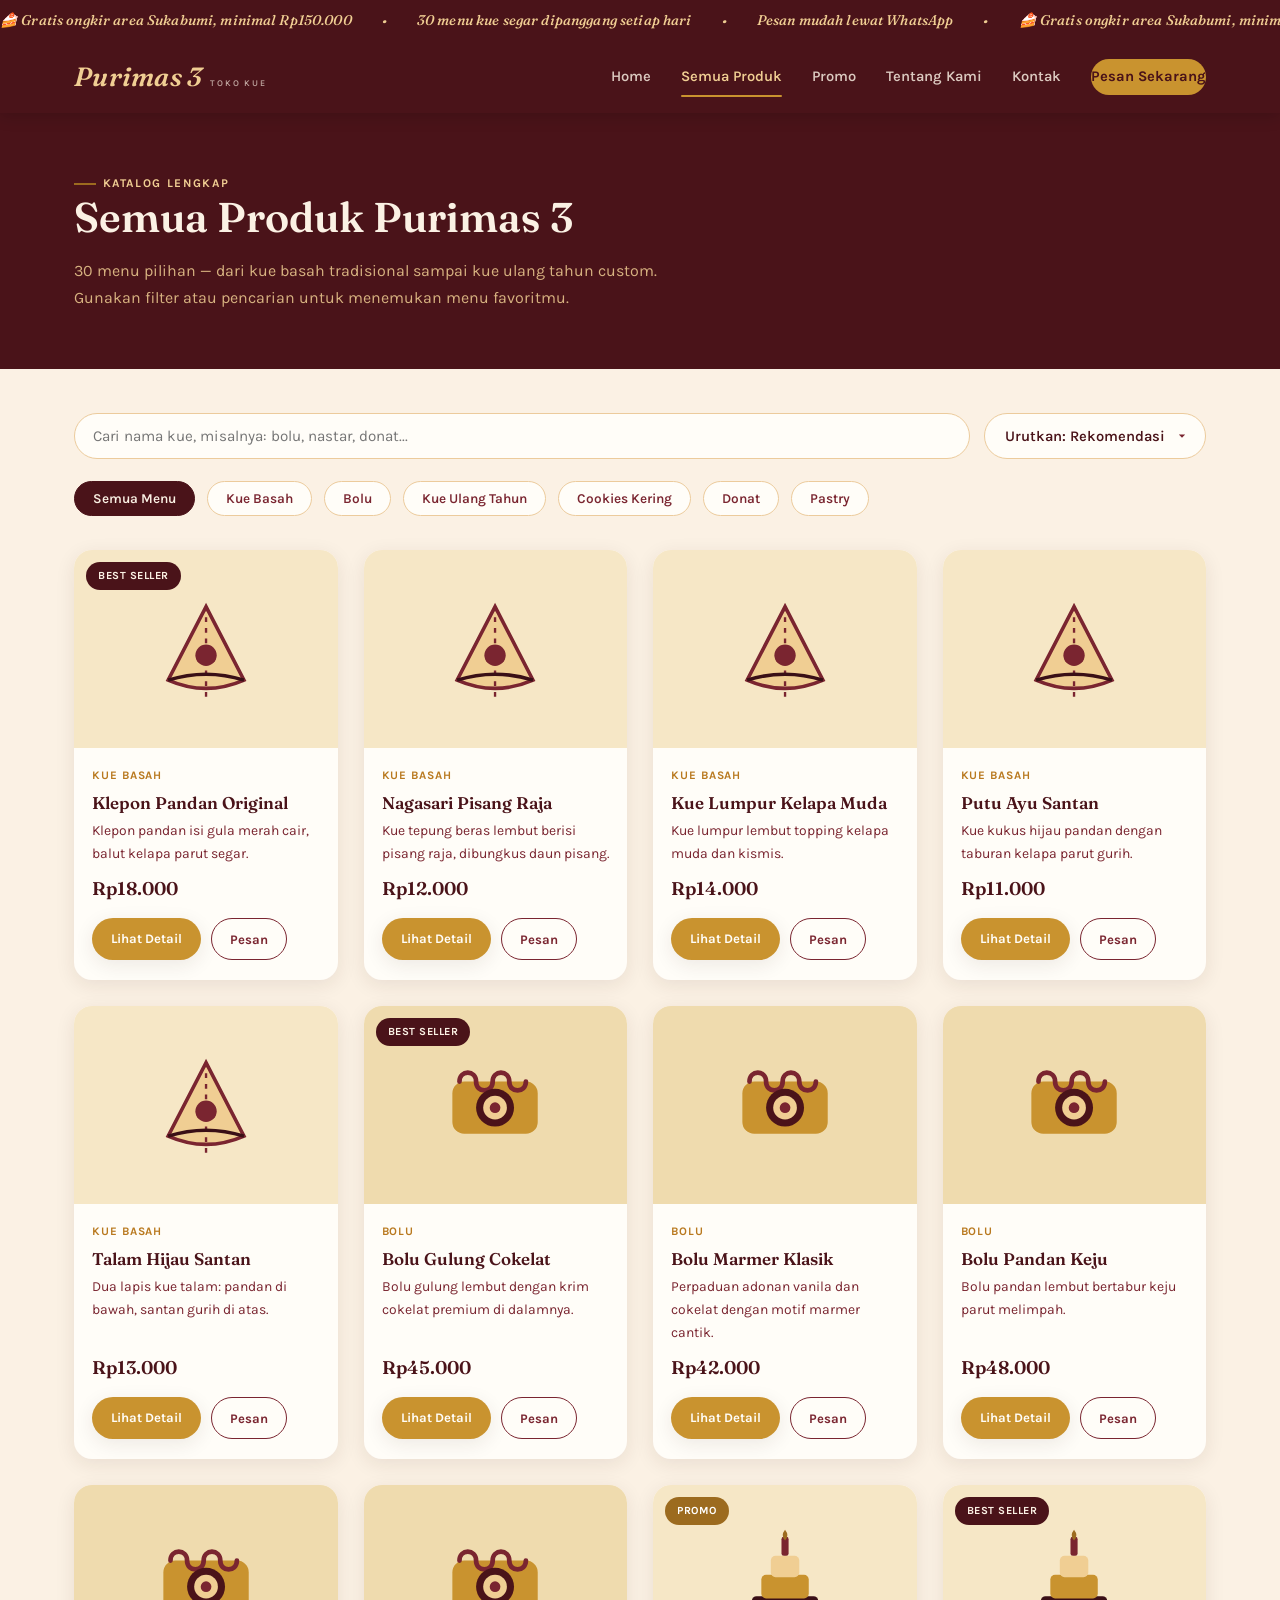
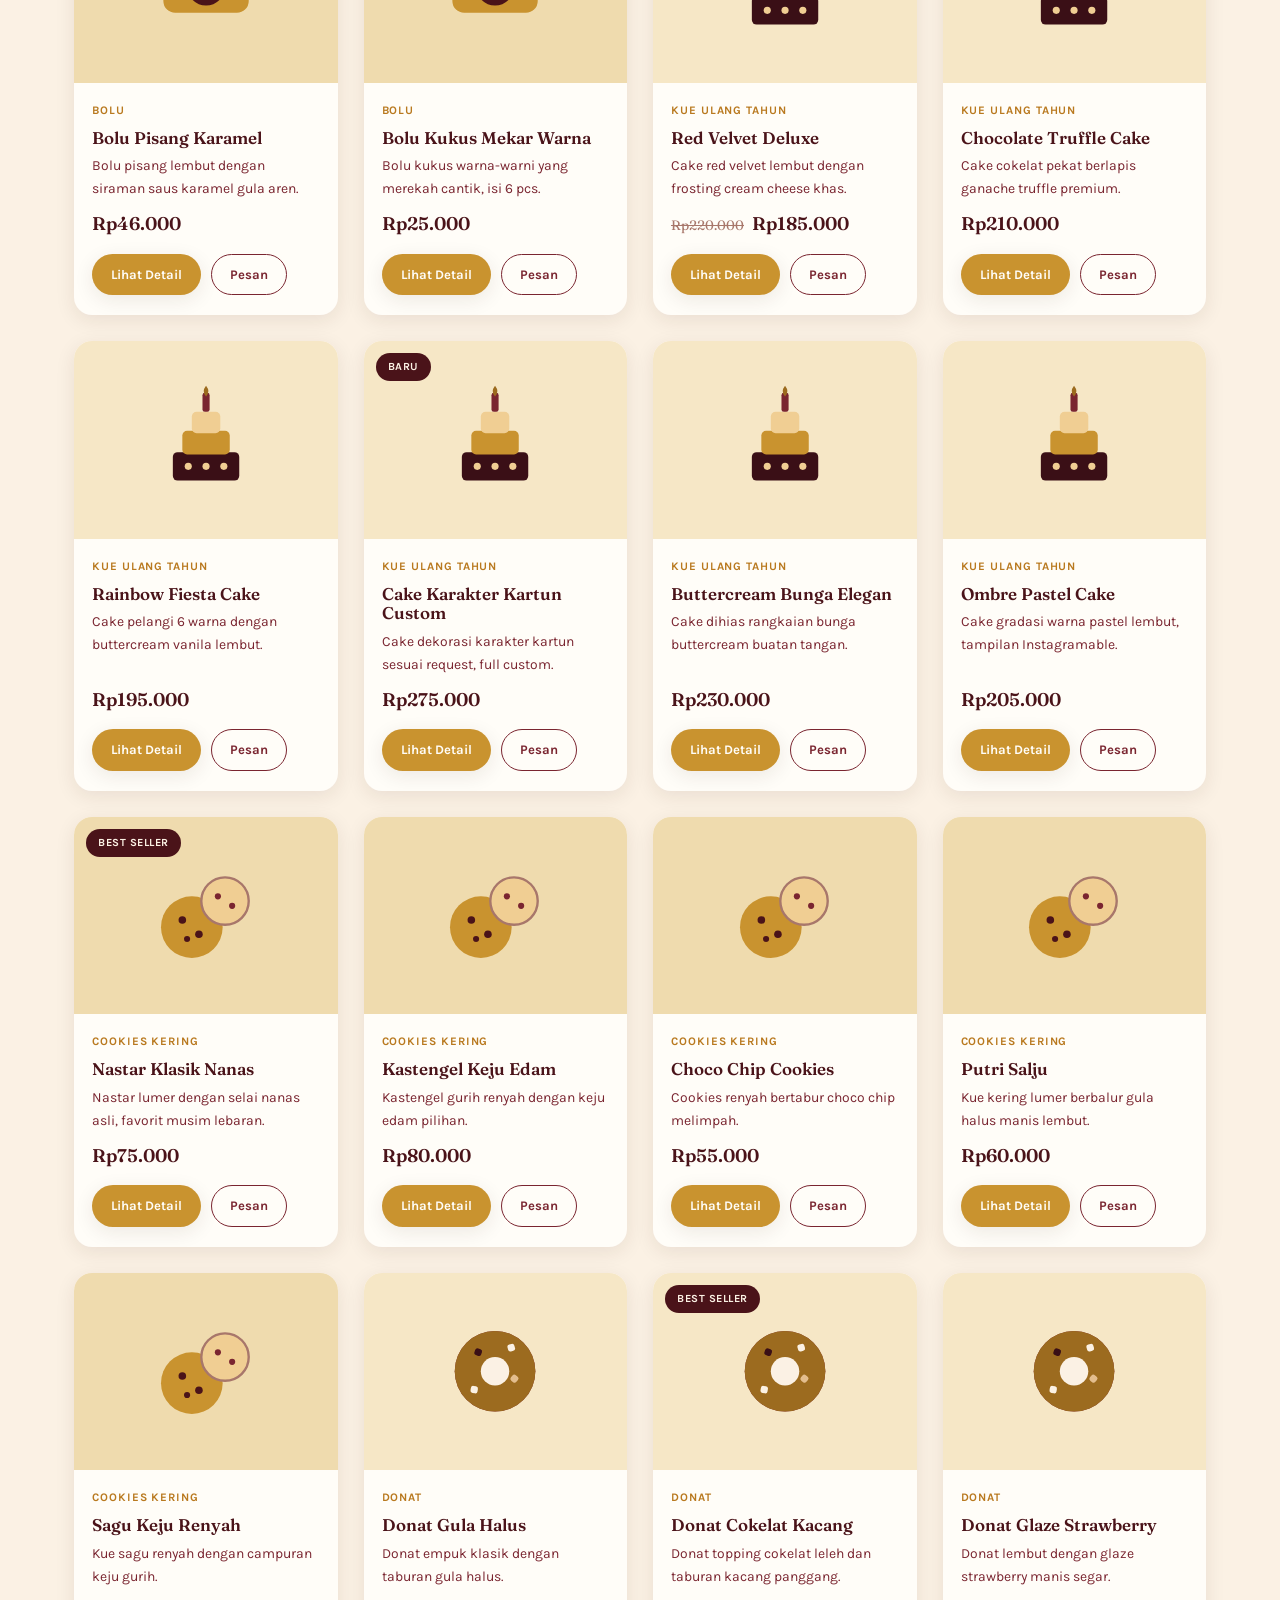
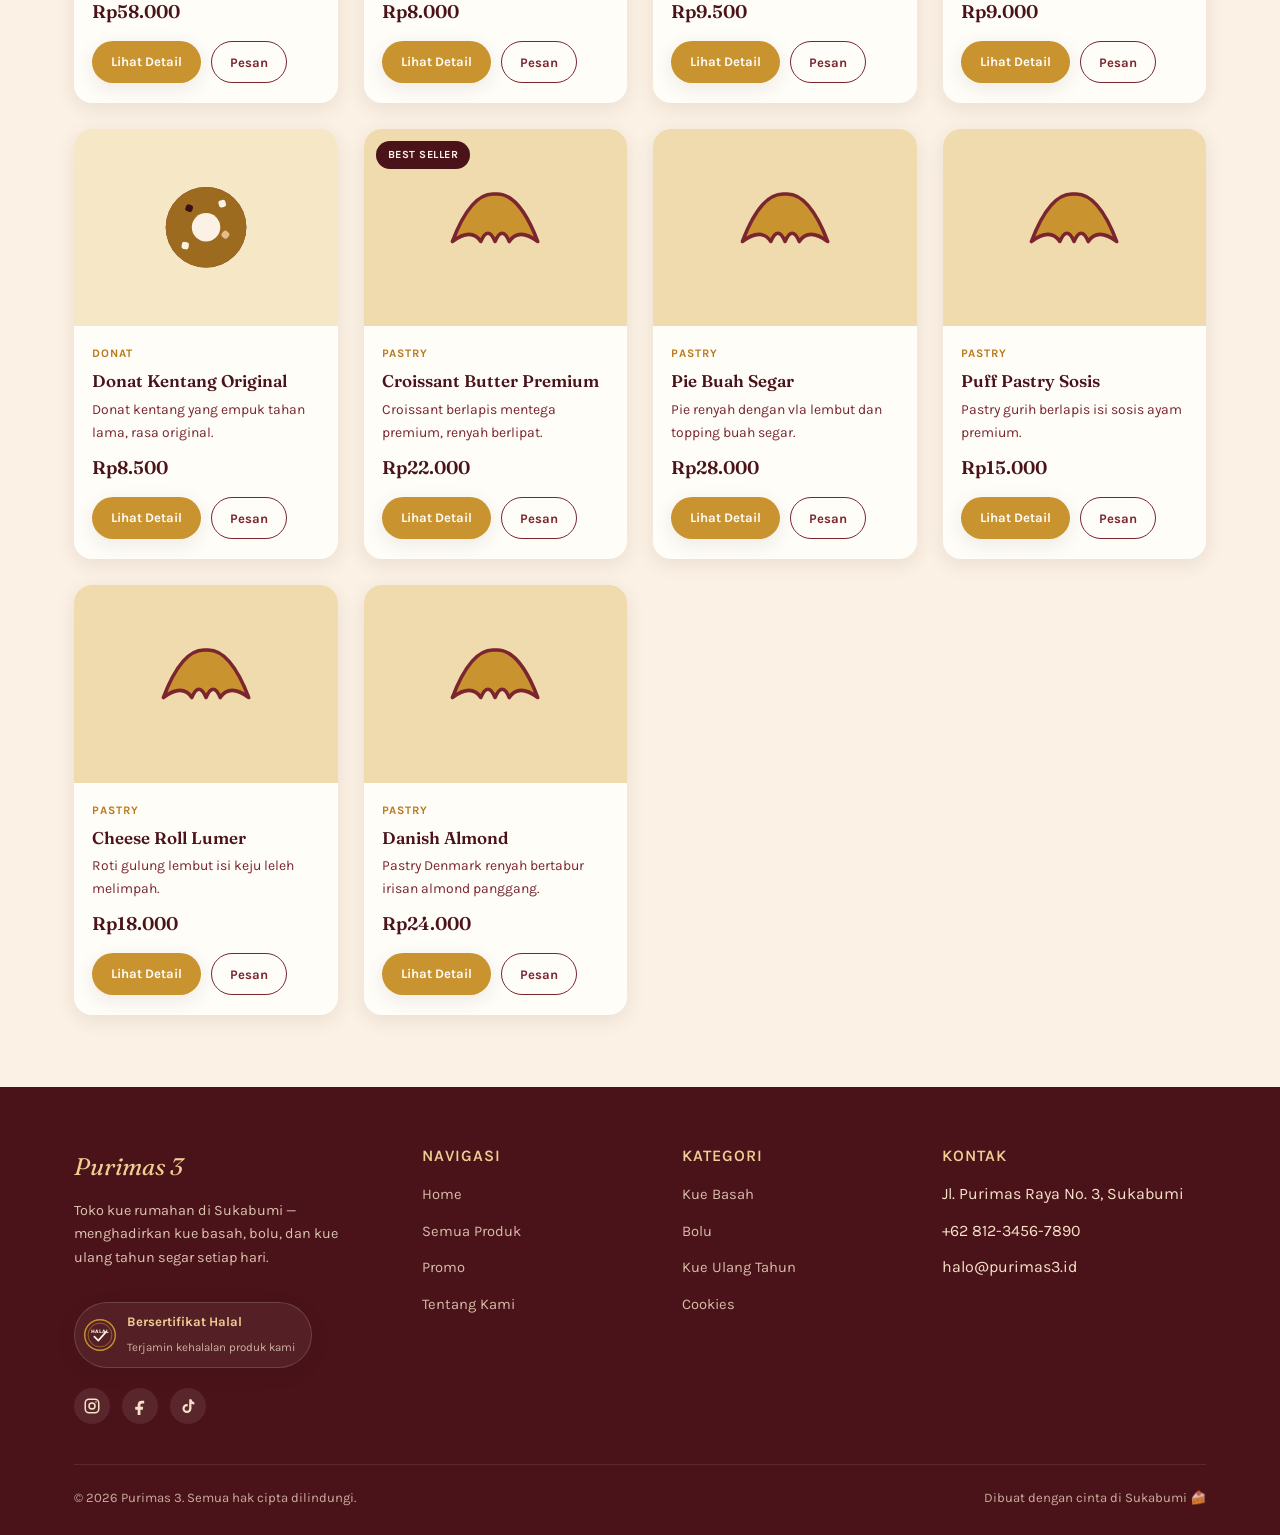
<file: produk.html>
<!DOCTYPE html>
<html lang="id">
<head>
<meta charset="UTF-8">
<meta name="viewport" content="width=device-width, initial-scale=1.0">
<title>Semua Produk — Purimas 3</title>
<meta name="description" content="30 pilihan menu Purimas 3: kue basah, bolu, kue ulang tahun, cookies, donat, dan pastry. Cari dan filter menu favoritmu.">
<link rel="canonical" href="https://purimas3.id/produk.html">

<meta property="og:type" content="website">
<meta property="og:site_name" content="Purimas 3">
<meta property="og:locale" content="id_ID">
<meta property="og:title" content="Semua Produk — Purimas 3">
<meta property="og:description" content="30 pilihan menu Purimas 3: kue basah, bolu, kue ulang tahun, cookies, donat, dan pastry. Cari dan filter menu favoritmu.">
<meta property="og:url" content="https://purimas3.id/produk.html">
<meta property="og:image" content="https://purimas3.id/images/favicon-purimas.png">
<meta name="twitter:card" content="summary_large_image">
<meta name="twitter:title" content="Semua Produk — Purimas 3">
<meta name="twitter:description" content="30 pilihan menu Purimas 3: kue basah, bolu, kue ulang tahun, cookies, donat, dan pastry. Cari dan filter menu favoritmu.">
<meta name="twitter:image" content="https://purimas3.id/images/favicon-purimas.png">

<link rel="icon" type="image/png" href="image/Favicon_purimas.png">
<link rel="stylesheet" href="css/style.css">
</head>
<body>

<div class="announce-bar">
  <div class="announce-track">
    <span>🍰 Gratis ongkir area Sukabumi, minimal Rp150.000</span><span>•</span>
    <span>30 menu kue segar dipanggang setiap hari</span><span>•</span>
    <span>Pesan mudah lewat WhatsApp</span><span>•</span>
    <span>🍰 Gratis ongkir area Sukabumi, minimal Rp150.000</span><span>•</span>
    <span>30 menu kue segar dipanggang setiap hari</span><span>•</span>
    <span>Pesan mudah lewat WhatsApp</span><span>•</span>
  </div>
</div>
<header class="site-header">
  <div class="nav-wrap">
    <a href="index.html" class="logo">Purimas 3 <small>Toko Kue</small></a>
    <nav class="nav-links" id="navLinks">
      <a href="index.html">Home</a>
      <a href="produk.html" class="active">Semua Produk</a>
      <a href="promo.html">Promo</a>
      <a href="tentang.html">Tentang Kami</a>
      <a href="kontak.html">Kontak</a>
      <a href="produk.html" class="nav-cta">Pesan Sekarang</a>
    </nav>
    <button class="nav-toggle" aria-label="Buka menu" aria-expanded="false">☰</button>
  </div>
</header>

<div class="page-banner">
  <div class="container">
    <span class="eyebrow" style="color:var(--gold-pale)">Katalog Lengkap</span>
    <h1>Semua Produk Purimas 3</h1>
    <p>30 menu pilihan — dari kue basah tradisional sampai kue ulang tahun custom. Gunakan filter atau pencarian untuk menemukan menu favoritmu.</p>
  </div>
</div>

<section style="padding-top:44px;">
  <div class="container">

    <div class="search-row">
      <input type="text" class="search-input" id="searchInput" placeholder="Cari nama kue, misalnya: bolu, nastar, donat...">
      <select class="sort-select" id="sortSelect" aria-label="Urutkan produk">
        <option value="default">Urutkan: Rekomendasi</option>
        <option value="terlaris">Paling Laris</option>
        <option value="harga-asc">Harga Terendah</option>
        <option value="harga-desc">Harga Tertinggi</option>
        <option value="rating">Rating Tertinggi</option>
        <option value="nama">Nama A-Z</option>
      </select>
    </div>

    <div class="filter-bar" id="filterBar"></div>

    <div class="product-grid" id="productGrid"></div>

    <div class="empty-state" id="emptyState" style="display:none;">
      <h3>Menu tidak ditemukan</h3>
      <p>Coba kata kunci lain atau reset filter kategori.</p>
      <button class="btn btn-outline btn-small" onclick="resetFilters()">Reset Filter</button>
    </div>

  </div>
</section>

<footer class="site-footer">
  <div class="container">
    <div class="footer-grid">
      <div>
        <div class="footer-logo">Purimas 3</div>
        <p style="font-size:.9rem;opacity:.85;max-width:32ch;">Toko kue rumahan di Sukabumi — menghadirkan kue basah, bolu, dan kue ulang tahun segar setiap hari.</p>
        <div class="trust-badge small">
          <svg viewBox="0 0 60 60" xmlns="http://www.w3.org/2000/svg">
            <circle cx="30" cy="30" r="27" fill="none" stroke="var(--gold)" stroke-width="2.5"/>
            <circle cx="30" cy="30" r="21" fill="none" stroke="var(--gold)" stroke-width="1"/>
            <text x="30" y="27" text-anchor="middle" font-family="Karla, sans-serif" font-size="9" font-weight="800" fill="var(--cream)" letter-spacing="1">HALAL</text>
            <path d="M20 33 L27 40 L41 24" fill="none" stroke="var(--cream)" stroke-width="3" stroke-linecap="round" stroke-linejoin="round"/>
          </svg>
          <div>
            <strong style="color:var(--gold-pale);">Bersertifikat Halal</strong>
            <span>Terjamin kehalalan produk kami</span>
          </div>
        </div>
        <div class="social-row">
          <a href="#" aria-label="Instagram Purimas 3">
            <svg viewBox="0 0 24 24" fill="none" stroke="currentColor" stroke-width="2" stroke-linecap="round" stroke-linejoin="round"><rect x="3" y="3" width="18" height="18" rx="5"/><circle cx="12" cy="12" r="4"/><circle cx="17.3" cy="6.7" r="1" fill="currentColor" stroke="none"/></svg>
          </a>
          <a href="#" aria-label="Facebook Purimas 3">
            <svg viewBox="0 0 24 24" fill="currentColor"><path d="M15 8.5h2.6V5.2c-.5-.06-2-.2-3.3-.2-3.3 0-5.4 2-5.4 5.6v2.5H5.6V17h3.3v9h3.7v-9h3.1l.5-3.9h-3.6V11c0-1.1.3-1.9 1.7-1.9z"/></svg>
          </a>
          <a href="#" aria-label="TikTok Purimas 3">
            <svg viewBox="0 0 24 24" fill="currentColor"><path d="M16.6 3c.4 2 1.8 3.6 3.8 4v3c-1.4 0-2.7-.4-3.8-1.1v6.4a6 6 0 1 1-6-6c.3 0 .7 0 1 .1v3.1a3 3 0 1 0 2 2.8V3h3z"/></svg>
          </a>
        </div>
      </div>
      <div>
        <h4>Navigasi</h4>
        <ul>
          <li><a href="index.html">Home</a></li>
          <li><a href="produk.html">Semua Produk</a></li>
          <li><a href="promo.html">Promo</a></li>
          <li><a href="tentang.html">Tentang Kami</a></li>
        </ul>
      </div>
      <div>
        <h4>Kategori</h4>
        <ul>
          <li><a href="produk.html?kategori=kue-basah">Kue Basah</a></li>
          <li><a href="produk.html?kategori=bolu">Bolu</a></li>
          <li><a href="produk.html?kategori=ulang-tahun">Kue Ulang Tahun</a></li>
          <li><a href="produk.html?kategori=cookies">Cookies</a></li>
        </ul>
      </div>
      <div>
        <h4>Kontak</h4>
        <ul>
          <li>Jl. Purimas Raya No. 3, Sukabumi</li>
          <li>+62 812-3456-7890</li>
          <li>halo@purimas3.id</li>
        </ul>
      </div>
    </div>
    <div class="footer-bottom">
      <span>© <span id="footer-year"></span> Purimas 3. Semua hak cipta dilindungi.</span>
      <span>Dibuat dengan cinta di Sukabumi 🍰</span>
    </div>
  </div>
</footer>

<script src="js/icons.js"></script>
<script src="js/products.js"></script>
<script src="js/main.js"></script>
<script>
  const grid = document.getElementById("productGrid");
  const filterBar = document.getElementById("filterBar");
  const searchInput = document.getElementById("searchInput");
  const sortSelect = document.getElementById("sortSelect");
  const resultCount = document.getElementById("resultCount");
  const emptyState = document.getElementById("emptyState");

  const params = new URLSearchParams(window.location.search);
  let activeCat = params.get("kategori") || "semua";

  function renderFilters() {
    const cats = ["semua", ...Object.keys(CATEGORY_META)];
    filterBar.innerHTML = cats.map(c => {
      const label = c === "semua" ? "Semua Menu" : CATEGORY_META[c].label;
      return `<button class="filter-chip ${activeCat === c ? "active" : ""}" data-cat="${c}">${label}</button>`;
    }).join("");
    filterBar.querySelectorAll(".filter-chip").forEach(btn => {
      btn.addEventListener("click", () => {
        activeCat = btn.dataset.cat;
        renderFilters();
        renderProducts();
      });
    });
  }

  function sortProducts(list) {
    const sorted = [...list];
    switch (sortSelect.value) {
      case "terlaris":
        return sorted.sort((a, b) => b.sold - a.sold);
      case "harga-asc":
        return sorted.sort((a, b) => a.price - b.price);
      case "harga-desc":
        return sorted.sort((a, b) => b.price - a.price);
      case "rating":
        return sorted.sort((a, b) => b.rating - a.rating);
      case "nama":
        return sorted.sort((a, b) => a.name.localeCompare(b.name));
      default:
        return sorted;
    }
  }

  function renderProducts() {
    const query = searchInput.value.trim().toLowerCase();
    let list = PRODUCTS.filter(p => activeCat === "semua" || p.cat === activeCat);
    if (query) {
      list = list.filter(p => p.name.toLowerCase().includes(query) || p.desc.toLowerCase().includes(query));
    }
    if (list.length === 0) {
      grid.innerHTML = "";
      emptyState.style.display = "block";
    } else {
      emptyState.style.display = "none";
      grid.innerHTML = list.map(productCardMarkup).join("");
      initScrollReveal();
    }
  }

  function resetFilters() {
    activeCat = "semua";
    searchInput.value = "";
    sortSelect.value = "default";
    renderFilters();
    renderProducts();
  }

  searchInput.addEventListener("input", renderProducts);
  sortSelect.addEventListener("change", renderProducts);
  renderFilters();
  renderProducts();
</script>
</body>
</html>
</file>
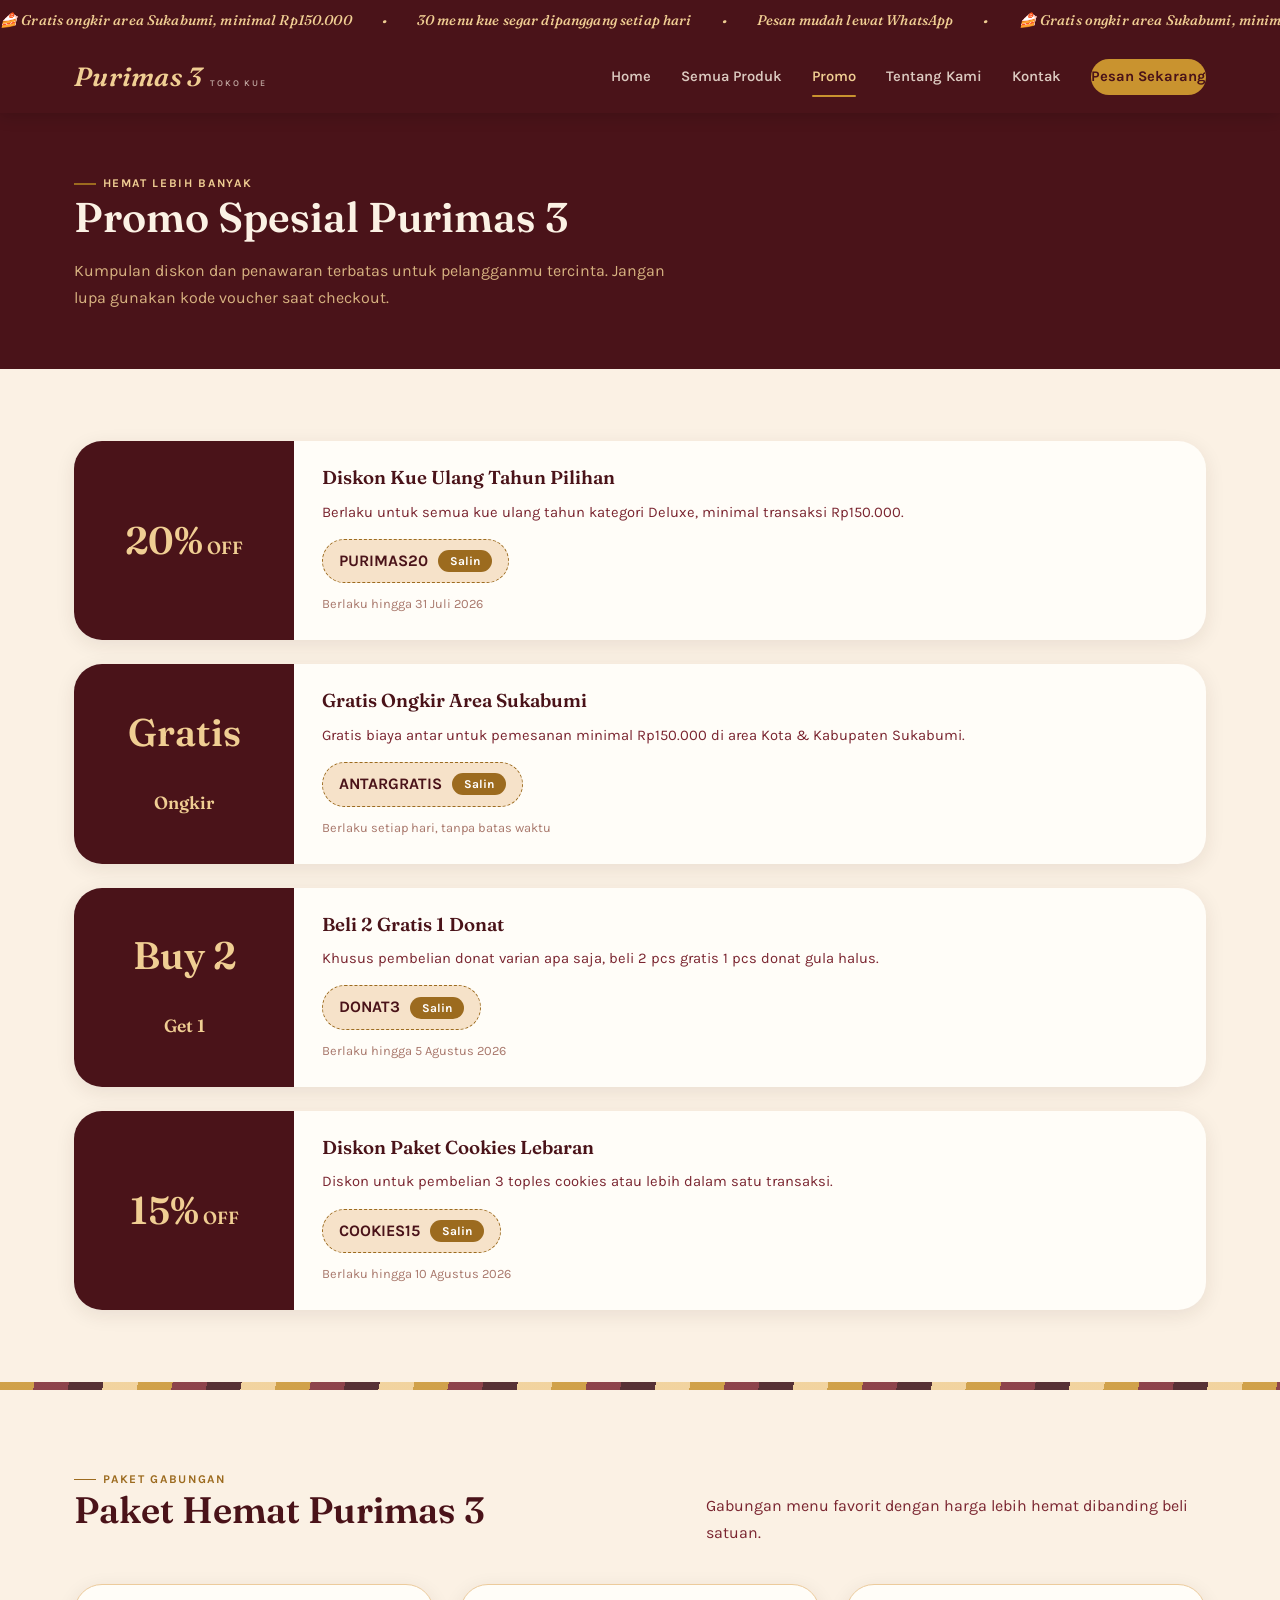
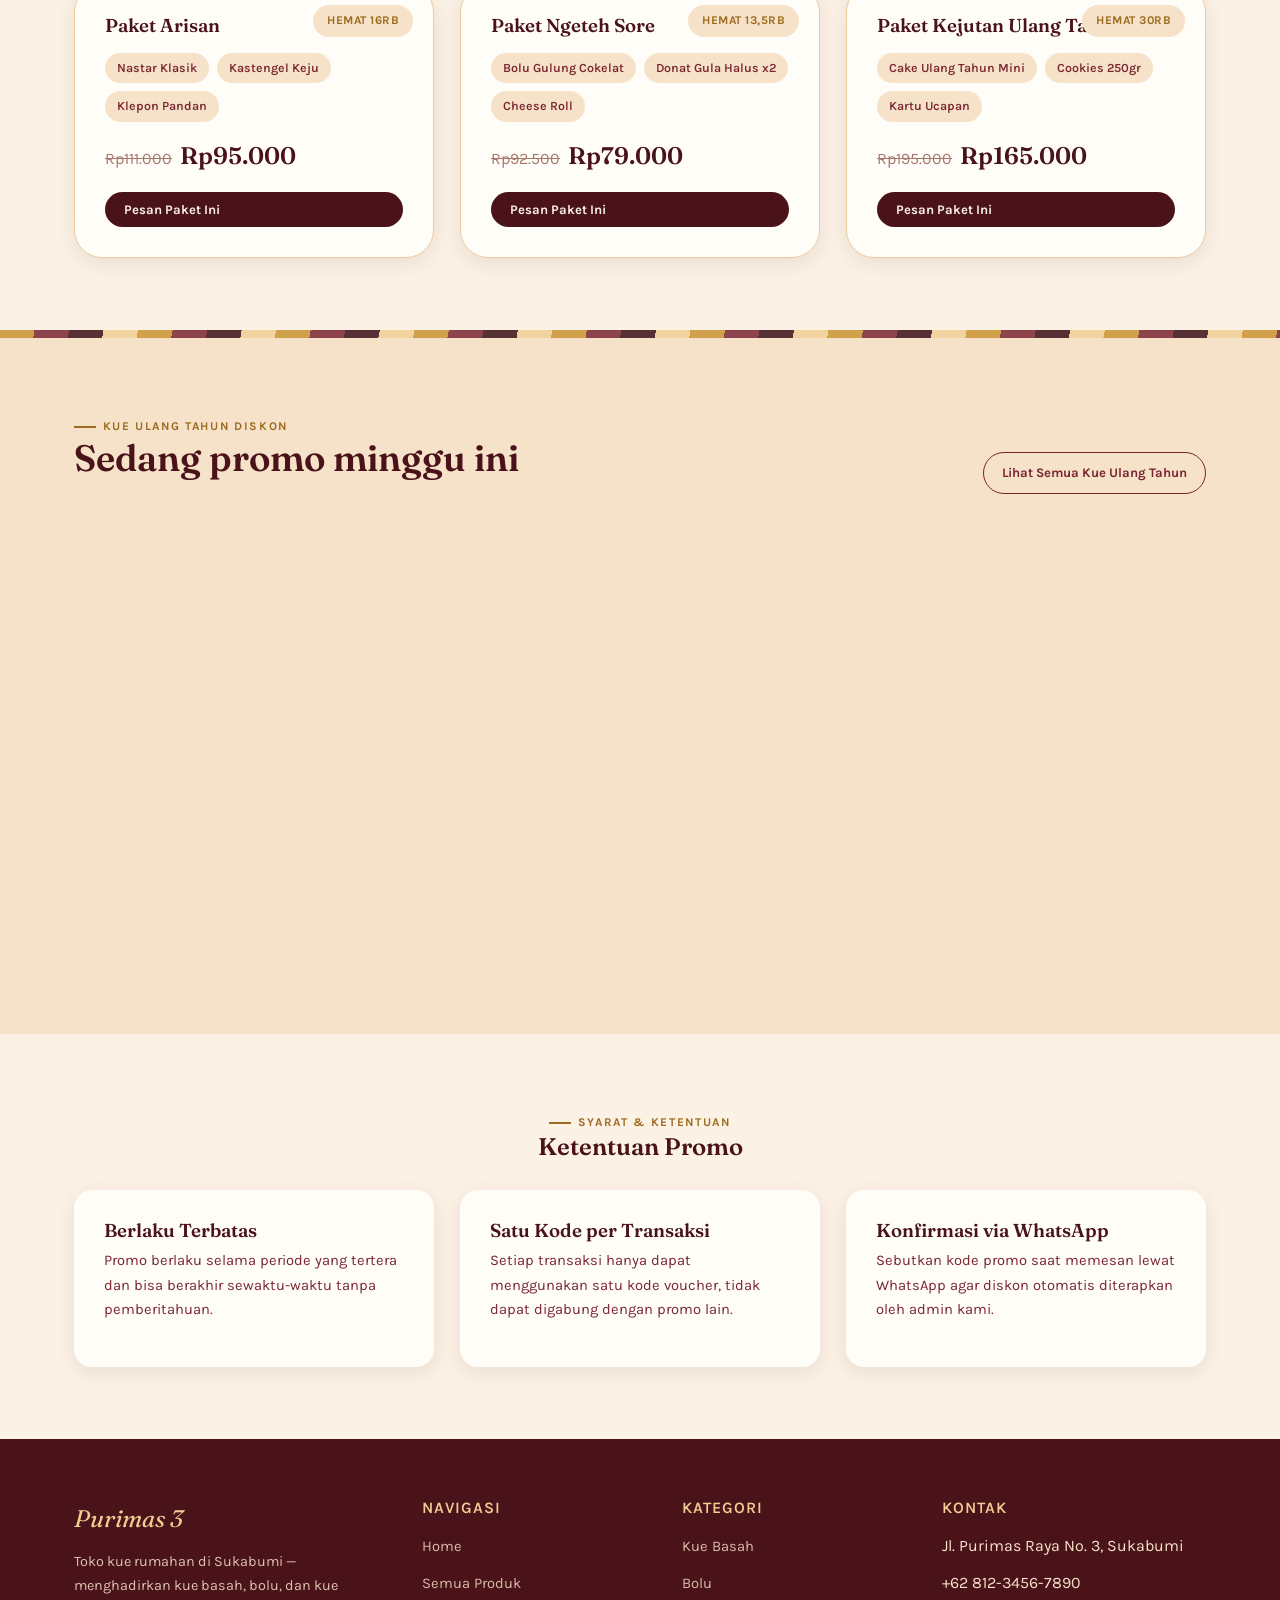
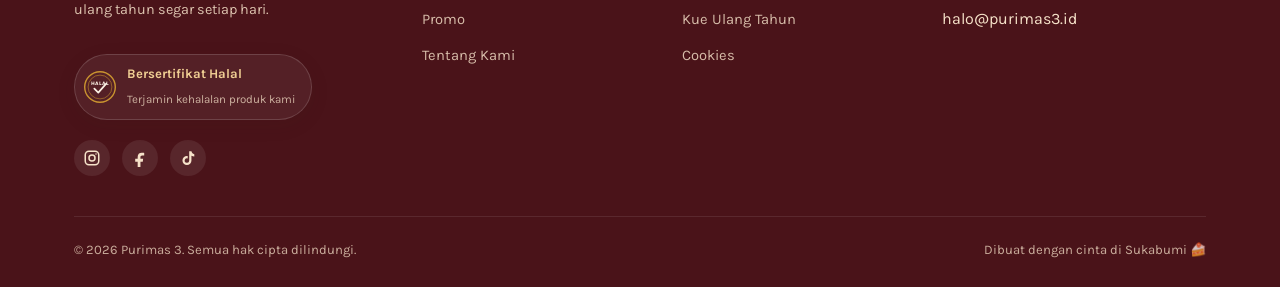
<file: promo.html>
<!DOCTYPE html>
<html lang="id">
<head>
<meta charset="UTF-8">
<meta name="viewport" content="width=device-width, initial-scale=1.0">
<title>Promo — Purimas 3</title>
<meta name="description" content="Promo dan diskon spesial dari Purimas 3, toko kue rumahan Sukabumi.">
<link rel="canonical" href="https://purimas3.id/promo.html">

<meta property="og:type" content="website">
<meta property="og:site_name" content="Purimas 3">
<meta property="og:locale" content="id_ID">
<meta property="og:title" content="Promo — Purimas 3">
<meta property="og:description" content="Promo dan diskon spesial dari Purimas 3, toko kue rumahan Sukabumi sejak 1936.">
<meta property="og:url" content="https://purimas3.id/promo.html">
<meta property="og:image" content="https://purimas3.id/images/favicon-purimas.png">
<meta name="twitter:card" content="summary_large_image">
<meta name="twitter:title" content="Promo — Purimas 3">
<meta name="twitter:description" content="Promo dan diskon spesial dari Purimas 3, toko kue rumahan Sukabumi sejak 1936.">
<meta name="twitter:image" content="https://purimas3.id/images/favicon-purimas.png">

<link rel="icon" type="image/png" href="image/Favicon_purimas.png">
<link rel="stylesheet" href="css/style.css">
</head>
<body>

<div class="announce-bar">
  <div class="announce-track">
    <span>🍰 Gratis ongkir area Sukabumi, minimal Rp150.000</span><span>•</span>
    <span>30 menu kue segar dipanggang setiap hari</span><span>•</span>
    <span>Pesan mudah lewat WhatsApp</span><span>•</span>
    <span>🍰 Gratis ongkir area Sukabumi, minimal Rp150.000</span><span>•</span>
    <span>30 menu kue segar dipanggang setiap hari</span><span>•</span>
    <span>Pesan mudah lewat WhatsApp</span><span>•</span>
  </div>
</div>
<header class="site-header">
  <div class="nav-wrap">
    <a href="index.html" class="logo">Purimas 3 <small>Toko Kue</small></a>
    <nav class="nav-links" id="navLinks">
      <a href="index.html">Home</a>
      <a href="produk.html">Semua Produk</a>
      <a href="promo.html" class="active">Promo</a>
      <a href="tentang.html">Tentang Kami</a>
      <a href="kontak.html">Kontak</a>
      <a href="produk.html" class="nav-cta">Pesan Sekarang</a>
    </nav>
    <button class="nav-toggle" aria-label="Buka menu" aria-expanded="false">☰</button>
  </div>
</header>

<div class="page-banner">
  <div class="container">
    <span class="eyebrow" style="color:var(--gold-pale)">Hemat Lebih Banyak</span>
    <h1>Promo Spesial Purimas 3</h1>
    <p>Kumpulan diskon dan penawaran terbatas untuk pelangganmu tercinta. Jangan lupa gunakan kode voucher saat checkout.</p>
  </div>
</div>

<section>
  <div class="container">
    <div style="display:flex;flex-direction:column;gap:24px;" id="promoList"></div>
  </div>
</section>

<div class="lapis-strip"></div>

<section>
  <div class="container">
    <div class="section-head">
      <div>
        <span class="eyebrow">Paket Gabungan</span>
        <h2>Paket Hemat Purimas 3</h2>
      </div>
      <p>Gabungan menu favorit dengan harga lebih hemat dibanding beli satuan.</p>
    </div>
    <div class="grid-3" id="bundleGrid"></div>
  </div>
</section>

<div class="lapis-strip"></div>

<section class="bg-cream-soft">
  <div class="container">
    <div class="section-head">
      <div>
        <span class="eyebrow">Kue Ulang Tahun Diskon</span>
        <h2>Sedang promo minggu ini</h2>
      </div>
      <a href="produk.html?kategori=ulang-tahun" class="btn btn-outline btn-small">Lihat Semua Kue Ulang Tahun</a>
    </div>
    <div class="product-grid" id="promoProductGrid"></div>
  </div>
</section>

<section>
  <div class="container text-center">
    <span class="eyebrow" style="justify-content:center;">Syarat &amp; Ketentuan</span>
    <h2>Ketentuan Promo</h2>
    <div class="grid-3" style="text-align:left;margin-top:30px;">
      <div class="info-card">
        <h3>Berlaku Terbatas</h3>
        <p style="color:var(--brown-mid);font-size:.92rem;">Promo berlaku selama periode yang tertera dan bisa berakhir sewaktu-waktu tanpa pemberitahuan.</p>
      </div>
      <div class="info-card">
        <h3>Satu Kode per Transaksi</h3>
        <p style="color:var(--brown-mid);font-size:.92rem;">Setiap transaksi hanya dapat menggunakan satu kode voucher, tidak dapat digabung dengan promo lain.</p>
      </div>
      <div class="info-card">
        <h3>Konfirmasi via WhatsApp</h3>
        <p style="color:var(--brown-mid);font-size:.92rem;">Sebutkan kode promo saat memesan lewat WhatsApp agar diskon otomatis diterapkan oleh admin kami.</p>
      </div>
    </div>
  </div>
</section>

<footer class="site-footer">
  <div class="container">
    <div class="footer-grid">
      <div>
        <div class="footer-logo">Purimas 3</div>
        <p style="font-size:.9rem;opacity:.85;max-width:32ch;">Toko kue rumahan di Sukabumi — menghadirkan kue basah, bolu, dan kue ulang tahun segar setiap hari.</p>
        <div class="trust-badge small">
          <svg viewBox="0 0 60 60" xmlns="http://www.w3.org/2000/svg">
            <circle cx="30" cy="30" r="27" fill="none" stroke="var(--gold)" stroke-width="2.5"/>
            <circle cx="30" cy="30" r="21" fill="none" stroke="var(--gold)" stroke-width="1"/>
            <text x="30" y="27" text-anchor="middle" font-family="Karla, sans-serif" font-size="9" font-weight="800" fill="var(--cream)" letter-spacing="1">HALAL</text>
            <path d="M20 33 L27 40 L41 24" fill="none" stroke="var(--cream)" stroke-width="3" stroke-linecap="round" stroke-linejoin="round"/>
          </svg>
          <div>
            <strong style="color:var(--gold-pale);">Bersertifikat Halal</strong>
            <span>Terjamin kehalalan produk kami</span>
          </div>
        </div>
        <div class="social-row">
          <a href="#" aria-label="Instagram Purimas 3">
            <svg viewBox="0 0 24 24" fill="none" stroke="currentColor" stroke-width="2" stroke-linecap="round" stroke-linejoin="round"><rect x="3" y="3" width="18" height="18" rx="5"/><circle cx="12" cy="12" r="4"/><circle cx="17.3" cy="6.7" r="1" fill="currentColor" stroke="none"/></svg>
          </a>
          <a href="#" aria-label="Facebook Purimas 3">
            <svg viewBox="0 0 24 24" fill="currentColor"><path d="M15 8.5h2.6V5.2c-.5-.06-2-.2-3.3-.2-3.3 0-5.4 2-5.4 5.6v2.5H5.6V17h3.3v9h3.7v-9h3.1l.5-3.9h-3.6V11c0-1.1.3-1.9 1.7-1.9z"/></svg>
          </a>
          <a href="#" aria-label="TikTok Purimas 3">
            <svg viewBox="0 0 24 24" fill="currentColor"><path d="M16.6 3c.4 2 1.8 3.6 3.8 4v3c-1.4 0-2.7-.4-3.8-1.1v6.4a6 6 0 1 1-6-6c.3 0 .7 0 1 .1v3.1a3 3 0 1 0 2 2.8V3h3z"/></svg>
          </a>
        </div>
      </div>
      <div>
        <h4>Navigasi</h4>
        <ul>
          <li><a href="index.html">Home</a></li>
          <li><a href="produk.html">Semua Produk</a></li>
          <li><a href="promo.html">Promo</a></li>
          <li><a href="tentang.html">Tentang Kami</a></li>
        </ul>
      </div>
      <div>
        <h4>Kategori</h4>
        <ul>
          <li><a href="produk.html?kategori=kue-basah">Kue Basah</a></li>
          <li><a href="produk.html?kategori=bolu">Bolu</a></li>
          <li><a href="produk.html?kategori=ulang-tahun">Kue Ulang Tahun</a></li>
          <li><a href="produk.html?kategori=cookies">Cookies</a></li>
        </ul>
      </div>
      <div>
        <h4>Kontak</h4>
        <ul>
          <li>Jl. Purimas Raya No. 3, Sukabumi</li>
          <li>+62 812-3456-7890</li>
          <li>halo@purimas3.id</li>
        </ul>
      </div>
    </div>
    <div class="footer-bottom">
      <span>© <span id="footer-year"></span> Purimas 3. Semua hak cipta dilindungi.</span>
      <span>Dibuat dengan cinta di Sukabumi 🍰</span>
    </div>
  </div>
</footer>

<script src="js/icons.js"></script>
<script src="js/products.js"></script>
<script src="js/main.js"></script>
<script>
  const PROMOS = [
    { pct: "20%", title: "Diskon Kue Ulang Tahun Pilihan", code: "PURIMAS20", desc: "Berlaku untuk semua kue ulang tahun kategori Deluxe, minimal transaksi Rp150.000.", expiry: "Berlaku hingga 31 Juli 2026" },
    { pct: "Gratis\nOngkir", title: "Gratis Ongkir Area Sukabumi", code: "ANTARGRATIS", desc: "Gratis biaya antar untuk pemesanan minimal Rp150.000 di area Kota & Kabupaten Sukabumi.", expiry: "Berlaku setiap hari, tanpa batas waktu" },
    { pct: "Buy 2\nGet 1", title: "Beli 2 Gratis 1 Donat", code: "DONAT3", desc: "Khusus pembelian donat varian apa saja, beli 2 pcs gratis 1 pcs donat gula halus.", expiry: "Berlaku hingga 5 Agustus 2026" },
    { pct: "15%", title: "Diskon Paket Cookies Lebaran", code: "COOKIES15", desc: "Diskon untuk pembelian 3 toples cookies atau lebih dalam satu transaksi.", expiry: "Berlaku hingga 10 Agustus 2026" },
  ];

  document.getElementById("promoList").innerHTML = PROMOS.map(p => `
    <div class="promo-card reveal">
      <div class="promo-visual">
        <div class="pct">${p.pct.split("\n")[0]}${p.pct.includes("\n") ? "<br><span>" + p.pct.split("\n")[1] + "</span>" : "<span> OFF</span>"}</div>
      </div>
      <div class="promo-body">
        <h3 style="margin-bottom:2px;">${p.title}</h3>
        <p style="color:var(--brown-mid);font-size:.92rem;margin-bottom:4px;">${p.desc}</p>
        <div class="promo-code">
          <span>${p.code}</span>
          <button onclick="navigator.clipboard.writeText('${p.code}'); showToast('Kode ${p.code} disalin!')">Salin</button>
        </div>
        <div class="promo-expiry">${p.expiry}</div>
      </div>
    </div>
  `).join("");

  const promoProducts = PRODUCTS.filter(p => p.oldPrice);
  document.getElementById("promoProductGrid").innerHTML = promoProducts.map(productCardMarkup).join("");

  const BUNDLES = [
    { name: "Paket Arisan", items: ["Nastar Klasik", "Kastengel Keju", "Klepon Pandan"], price: 95000, oldPrice: 111000, save: "Hemat 16rb" },
    { name: "Paket Ngeteh Sore", items: ["Bolu Gulung Cokelat", "Donat Gula Halus x2", "Cheese Roll"], price: 79000, oldPrice: 92500, save: "Hemat 13,5rb" },
    { name: "Paket Kejutan Ulang Tahun", items: ["Cake Ulang Tahun Mini", "Cookies 250gr", "Kartu Ucapan"], price: 165000, oldPrice: 195000, save: "Hemat 30rb" },
  ];

  document.getElementById("bundleGrid").innerHTML = BUNDLES.map(b => `
    <div class="bundle-card reveal">
      <span class="bundle-save">${b.save}</span>
      <h3 style="margin-bottom:0;">${b.name}</h3>
      <div class="bundle-items">${b.items.map(i => `<span>${i}</span>`).join("")}</div>
      <div class="bundle-price"><span class="old">${formatRupiah(b.oldPrice)}</span>${formatRupiah(b.price)}</div>
      <button class="btn btn-dark btn-small" style="margin-top:6px;" onclick="quickWhatsapp('${b.name}')">Pesan Paket Ini</button>
    </div>
  `).join("");
</script>
</body>
</html>
</file>
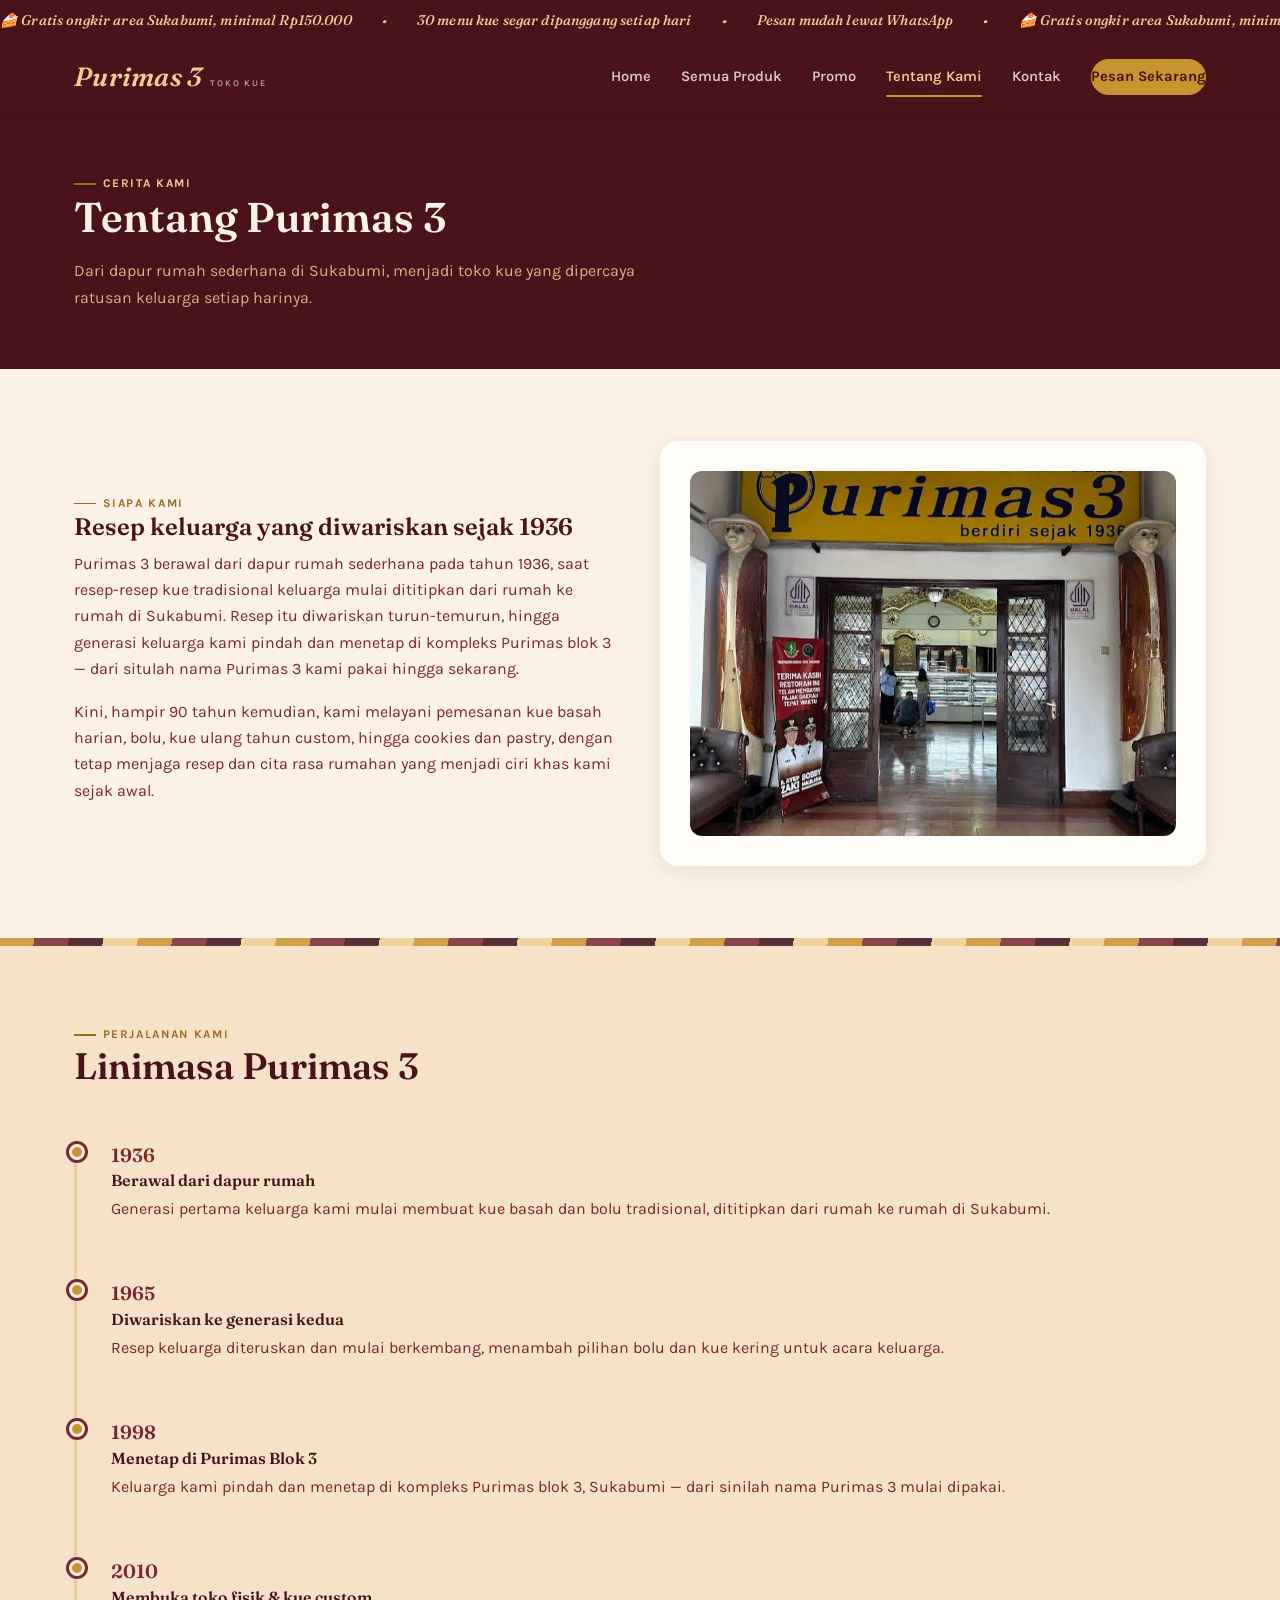
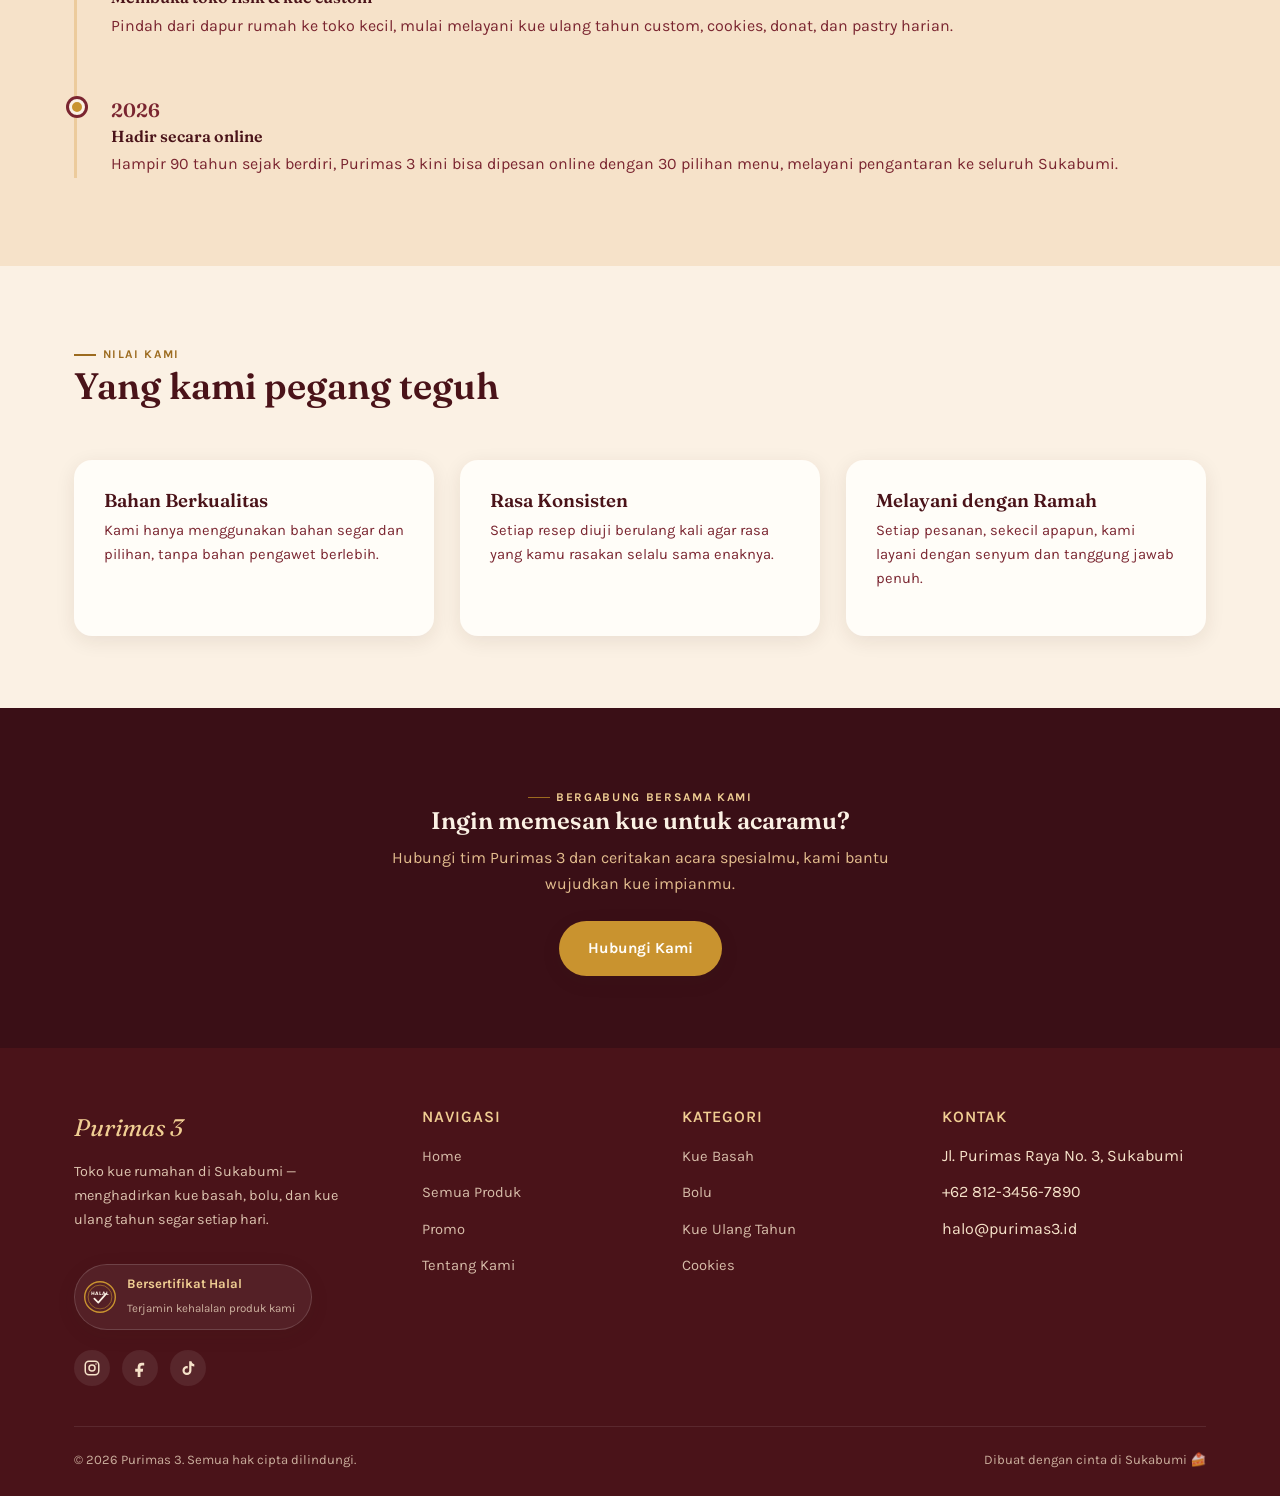
<file: tentang.html>
<!DOCTYPE html>
<html lang="id">
<head>
<meta charset="UTF-8">
<meta name="viewport" content="width=device-width, initial-scale=1.0">
<title>Tentang Kami — Purimas 3</title>
<meta name="description" content="Kenali cerita, nilai, dan tim di balik Purimas 3, toko kue rumahan asal Sukabumi.">
<link rel="canonical" href="https://purimas3.id/tentang.html">

<meta property="og:type" content="website">
<meta property="og:site_name" content="Purimas 3">
<meta property="og:locale" content="id_ID">
<meta property="og:title" content="Tentang Kami — Purimas 3">
<meta property="og:description" content="Kenali cerita, nilai, dan perjalanan Purimas 3, toko kue rumahan asal Sukabumi sejak 1936.">
<meta property="og:url" content="https://purimas3.id/tentang.html">
<meta property="og:image" content="https://purimas3.id/images/favicon-purimas.png">
<meta name="twitter:card" content="summary_large_image">
<meta name="twitter:title" content="Tentang Kami — Purimas 3">
<meta name="twitter:description" content="Kenali cerita, nilai, dan perjalanan Purimas 3, toko kue rumahan asal Sukabumi sejak 1936.">
<meta name="twitter:image" content="https://purimas3.id/images/favicon-purimas.png">

<link rel="icon" type="image/png" href="image/Favicon_purimas.png">
<link rel="stylesheet" href="css/style.css">
</head>
<body>

<div class="announce-bar">
  <div class="announce-track">
    <span>🍰 Gratis ongkir area Sukabumi, minimal Rp150.000</span><span>•</span>
    <span>30 menu kue segar dipanggang setiap hari</span><span>•</span>
    <span>Pesan mudah lewat WhatsApp</span><span>•</span>
    <span>🍰 Gratis ongkir area Sukabumi, minimal Rp150.000</span><span>•</span>
    <span>30 menu kue segar dipanggang setiap hari</span><span>•</span>
    <span>Pesan mudah lewat WhatsApp</span><span>•</span>
  </div>
</div>
<header class="site-header">
  <div class="nav-wrap">
    <a href="index.html" class="logo">Purimas 3 <small>Toko Kue</small></a>
    <nav class="nav-links" id="navLinks">
      <a href="index.html">Home</a>
      <a href="produk.html">Semua Produk</a>
      <a href="promo.html">Promo</a>
      <a href="tentang.html" class="active">Tentang Kami</a>
      <a href="kontak.html">Kontak</a>
      <a href="produk.html" class="nav-cta">Pesan Sekarang</a>
    </nav>
    <button class="nav-toggle" aria-label="Buka menu" aria-expanded="false">☰</button>
  </div>
</header>

<div class="page-banner">
  <div class="container">
    <span class="eyebrow" style="color:var(--gold-pale)">Cerita Kami</span>
    <h1>Tentang Purimas 3</h1>
    <p>Dari dapur rumah sederhana di Sukabumi, menjadi toko kue yang dipercaya ratusan keluarga setiap harinya.</p>
  </div>
</div>

<section>
  <div class="container grid-2">
    <div>
      <span class="eyebrow">Siapa Kami</span>
      <h2>Resep keluarga yang diwariskan sejak 1936</h2>
      <p style="color:var(--brown-mid);">Purimas 3 berawal dari dapur rumah sederhana pada tahun 1936, saat resep-resep kue tradisional keluarga mulai dititipkan dari rumah ke rumah di Sukabumi. Resep itu diwariskan turun-temurun, hingga generasi keluarga kami pindah dan menetap di kompleks Purimas blok 3 — dari situlah nama Purimas 3 kami pakai hingga sekarang.</p>
      <p style="color:var(--brown-mid);">Kini, hampir 90 tahun kemudian, kami melayani pemesanan kue basah harian, bolu, kue ulang tahun custom, hingga cookies dan pastry, dengan tetap menjaga resep dan cita rasa rumahan yang menjadi ciri khas kami sejak awal.</p>
    </div>
    <div class="info-card">
      <img src="image/about us.jpeg" alt="Suasana dapur Purimas 3">
    </div>
  </div>
</section>

<div class="lapis-strip"></div>

<section class="bg-cream-soft">
  <div class="container">
    <div class="section-head">
      <div>
        <span class="eyebrow">Perjalanan Kami</span>
        <h2>Linimasa Purimas 3</h2>
      </div>
    </div>
    <div class="timeline">
      <div class="timeline-item">
        <div class="timeline-year">1936</div>
        <h4>Berawal dari dapur rumah</h4>
        <p style="color:var(--brown-mid);">Generasi pertama keluarga kami mulai membuat kue basah dan bolu tradisional, dititipkan dari rumah ke rumah di Sukabumi.</p>
      </div>
      <div class="timeline-item">
        <div class="timeline-year">1965</div>
        <h4>Diwariskan ke generasi kedua</h4>
        <p style="color:var(--brown-mid);">Resep keluarga diteruskan dan mulai berkembang, menambah pilihan bolu dan kue kering untuk acara keluarga.</p>
      </div>
      <div class="timeline-item">
        <div class="timeline-year">1998</div>
        <h4>Menetap di Purimas Blok 3</h4>
        <p style="color:var(--brown-mid);">Keluarga kami pindah dan menetap di kompleks Purimas blok 3, Sukabumi — dari sinilah nama Purimas 3 mulai dipakai.</p>
      </div>
      <div class="timeline-item">
        <div class="timeline-year">2010</div>
        <h4>Membuka toko fisik &amp; kue custom</h4>
        <p style="color:var(--brown-mid);">Pindah dari dapur rumah ke toko kecil, mulai melayani kue ulang tahun custom, cookies, donat, dan pastry harian.</p>
      </div>
      <div class="timeline-item">
        <div class="timeline-year">2026</div>
        <h4>Hadir secara online</h4>
        <p style="color:var(--brown-mid);">Hampir 90 tahun sejak berdiri, Purimas 3 kini bisa dipesan online dengan 30 pilihan menu, melayani pengantaran ke seluruh Sukabumi.</p>
      </div>
    </div>
  </div>
</section>

<section>
  <div class="container">
    <div class="section-head">
      <div>
        <span class="eyebrow">Nilai Kami</span>
        <h2>Yang kami pegang teguh</h2>
      </div>
    </div>
    <div class="grid-3">
      <div class="info-card reveal">
        <h3>Bahan Berkualitas</h3>
        <p style="color:var(--brown-mid);font-size:.92rem;">Kami hanya menggunakan bahan segar dan pilihan, tanpa bahan pengawet berlebih.</p>
      </div>
      <div class="info-card reveal">
        <h3>Rasa Konsisten</h3>
        <p style="color:var(--brown-mid);font-size:.92rem;">Setiap resep diuji berulang kali agar rasa yang kamu rasakan selalu sama enaknya.</p>
      </div>
      <div class="info-card reveal">
        <h3>Melayani dengan Ramah</h3>
        <p style="color:var(--brown-mid);font-size:.92rem;">Setiap pesanan, sekecil apapun, kami layani dengan senyum dan tanggung jawab penuh.</p>
      </div>
    </div>
  </div>
</section>

<section class="bg-blue text-center">
  <div class="container">
    <span class="eyebrow" style="justify-content:center;color:var(--gold-pale)">Bergabung Bersama Kami</span>
    <h2>Ingin memesan kue untuk acaramu?</h2>
    <p style="color:var(--blue-soft);max-width:52ch;margin:0 auto 24px;">Hubungi tim Purimas 3 dan ceritakan acara spesialmu, kami bantu wujudkan kue impianmu.</p>
    <a href="kontak.html" class="btn btn-primary">Hubungi Kami</a>
  </div>
</section>

<footer class="site-footer">
  <div class="container">
    <div class="footer-grid">
      <div>
        <div class="footer-logo">Purimas 3</div>
        <p style="font-size:.9rem;opacity:.85;max-width:32ch;">Toko kue rumahan di Sukabumi — menghadirkan kue basah, bolu, dan kue ulang tahun segar setiap hari.</p>
        <div class="trust-badge small">
          <svg viewBox="0 0 60 60" xmlns="http://www.w3.org/2000/svg">
            <circle cx="30" cy="30" r="27" fill="none" stroke="var(--gold)" stroke-width="2.5"/>
            <circle cx="30" cy="30" r="21" fill="none" stroke="var(--gold)" stroke-width="1"/>
            <text x="30" y="27" text-anchor="middle" font-family="Karla, sans-serif" font-size="9" font-weight="800" fill="var(--cream)" letter-spacing="1">HALAL</text>
            <path d="M20 33 L27 40 L41 24" fill="none" stroke="var(--cream)" stroke-width="3" stroke-linecap="round" stroke-linejoin="round"/>
          </svg>
          <div>
            <strong style="color:var(--gold-pale);">Bersertifikat Halal</strong>
            <span>Terjamin kehalalan produk kami</span>
          </div>
        </div>
        <div class="social-row">
          <a href="#" aria-label="Instagram Purimas 3">
            <svg viewBox="0 0 24 24" fill="none" stroke="currentColor" stroke-width="2" stroke-linecap="round" stroke-linejoin="round"><rect x="3" y="3" width="18" height="18" rx="5"/><circle cx="12" cy="12" r="4"/><circle cx="17.3" cy="6.7" r="1" fill="currentColor" stroke="none"/></svg>
          </a>
          <a href="#" aria-label="Facebook Purimas 3">
            <svg viewBox="0 0 24 24" fill="currentColor"><path d="M15 8.5h2.6V5.2c-.5-.06-2-.2-3.3-.2-3.3 0-5.4 2-5.4 5.6v2.5H5.6V17h3.3v9h3.7v-9h3.1l.5-3.9h-3.6V11c0-1.1.3-1.9 1.7-1.9z"/></svg>
          </a>
          <a href="#" aria-label="TikTok Purimas 3">
            <svg viewBox="0 0 24 24" fill="currentColor"><path d="M16.6 3c.4 2 1.8 3.6 3.8 4v3c-1.4 0-2.7-.4-3.8-1.1v6.4a6 6 0 1 1-6-6c.3 0 .7 0 1 .1v3.1a3 3 0 1 0 2 2.8V3h3z"/></svg>
          </a>
        </div>
      </div>
      <div>
        <h4>Navigasi</h4>
        <ul>
          <li><a href="index.html">Home</a></li>
          <li><a href="produk.html">Semua Produk</a></li>
          <li><a href="promo.html">Promo</a></li>
          <li><a href="tentang.html">Tentang Kami</a></li>
        </ul>
      </div>
      <div>
        <h4>Kategori</h4>
        <ul>
          <li><a href="produk.html?kategori=kue-basah">Kue Basah</a></li>
          <li><a href="produk.html?kategori=bolu">Bolu</a></li>
          <li><a href="produk.html?kategori=ulang-tahun">Kue Ulang Tahun</a></li>
          <li><a href="produk.html?kategori=cookies">Cookies</a></li>
        </ul>
      </div>
      <div>
        <h4>Kontak</h4>
        <ul>
          <li>Jl. Purimas Raya No. 3, Sukabumi</li>
          <li>+62 812-3456-7890</li>
          <li>halo@purimas3.id</li>
        </ul>
      </div>
    </div>
    <div class="footer-bottom">
      <span>© <span id="footer-year"></span> Purimas 3. Semua hak cipta dilindungi.</span>
      <span>Dibuat dengan cinta di Sukabumi 🍰</span>
    </div>
  </div>
</footer>

<script src="js/icons.js"></script>
<script src="js/products.js"></script>
<script src="js/main.js"></script>
</body>
</html>
</file>
<file: css/style.css>
/* =====================================================
   PURIMAS 3 — Design Tokens v4 (mengikuti palet logo)
   Palet: maroon pekat + emas/gold metalik + krem gading
   (blue tidak lagi dipakai — perannya digantikan variasi emas)
   ===================================================== */
@import url('https://fonts.googleapis.com/css2?family=Fraunces:ital,opsz,wght@0,9..144,400;0,9..144,500;0,9..144,600;0,9..144,700;1,9..144,500;1,9..144,600&family=Karla:ital,wght@0,400;0,500;0,600;0,700;1,400&display=swap');

:root{
  /* Colors — diambil dari logo: maroon tua + emas metalik + krem gading */
  --cream:        #FBF1E4;
  --cream-soft:   #F6E2C9;
  --cream-deep:   #ECCB9C;
  --gold:         #C9932F;
  --gold-deep:    #9C6B1F;
  --gold-pale:    #F0CE93;
  --blue-deep:    #3A0F16;
  --blue-mid:     #B9791F;
  --blue-soft:    #E3BD8E;
  --brown-dark:   #4A1319;
  --brown-mid:    #7A2530;
  --brown-soft:   #A8776B;
  --white:        #FFFDF8;

  /* Type */
  --font-display: 'Fraunces', serif;
  --font-body: 'Karla', sans-serif;

  /* Layout */
  --maxw: 1180px;
  --radius-s: 10px;
  --radius-m: 18px;
  --radius-l: 28px;
  --radius-pill: 999px;

  --shadow-1: 0 5px 20px rgba(59,36,18,0.09);
  --shadow-2: 0 16px 38px rgba(59,36,18,0.16);
}

*, *::before, *::after{ box-sizing: border-box; }
html{ scroll-behavior: smooth; }
body{
  margin:0;
  background: var(--cream);
  color: var(--brown-dark);
  font-family: var(--font-body);
  font-size: 16px;
  line-height: 1.65;
  -webkit-font-smoothing: antialiased;
}
img{ max-width:100%; display:block; }
a{ color: inherit; text-decoration:none; }
ul{ list-style:none; margin:0; padding:0; }
h1,h2,h3,h4{ font-family: var(--font-display); margin:0 0 .4em; color: var(--brown-dark); font-weight:600; line-height:1.15; }
p{ margin:0 0 1em; }
button{ font-family: var(--font-body); cursor:pointer; }
.container{ max-width: var(--maxw); margin:0 auto; padding: 0 24px; }

:focus-visible{
  outline: 3px solid var(--blue-deep);
  outline-offset: 3px;
}

@media (prefers-reduced-motion: reduce){
  *{ animation-duration: 0.001ms !important; animation-iteration-count: 1 !important; transition-duration: 0.001ms !important; scroll-behavior: auto !important; }
}

/* =================== Eyebrow / labels =================== */
.eyebrow{
  font-family: var(--font-body);
  text-transform: uppercase;
  letter-spacing: .14em;
  font-size: .74rem;
  font-weight: 700;
  color: var(--gold-deep);
  display:inline-flex;
  align-items:center;
  gap:.55em;
}
.eyebrow::before{
  content:"";
  width: 22px; height: 1.5px;
  background: var(--gold-deep);
  display:inline-block;
}

/* =================== ANNOUNCEMENT BAR =================== */
.announce-bar{
  background: var(--brown-dark);
  color: var(--gold-pale);
  overflow: hidden;
  white-space: nowrap;
  position: relative;
  z-index: 101;
}
.announce-track{
  display: inline-flex;
  gap: 30px;
  padding: 9px 0;
  animation: marquee 32s linear infinite;
  font-family: var(--font-display);
  font-style: italic;
  font-size: .88rem;
  font-weight: 500;
  letter-spacing: .01em;
}
.announce-track span{ display:inline-flex; align-items:center; gap:30px; flex-shrink:0; }
@keyframes marquee{
  from{ transform: translateX(0); }
  to{ transform: translateX(-50%); }
}
@media (prefers-reduced-motion: reduce){
  .announce-track{ animation: none; }
}

/* =================== LAPIS RIBBON (signature) =================== */
.lapis-divider{
  width:100%;
  height: 16px;
  display:flex;
}
.lapis-divider span{ flex:1; height:100%; }
.lapis-divider span:nth-child(6n+1){ background: var(--gold); }
.lapis-divider span:nth-child(6n+2){ background: var(--brown-mid); }
.lapis-divider span:nth-child(6n+3){ background: var(--blue-deep); }
.lapis-divider span:nth-child(6n+4){ background: var(--gold-pale); }
.lapis-divider span:nth-child(6n+5){ background: var(--blue-soft); }
.lapis-divider span:nth-child(6n+6){ background: var(--brown-soft); }

.lapis-strip{
  height: 8px;
  background: repeating-linear-gradient(
    100deg,
    var(--gold) 0 34px,
    var(--brown-mid) 34px 68px,
    var(--blue-deep) 68px 102px,
    var(--gold-pale) 102px 136px
  );
  opacity: .85;
}

/* =================== HEADER / NAV =================== */
.site-header{
  background: var(--brown-dark);
  color: var(--cream);
  position: sticky;
  top:0;
  z-index: 100;
  box-shadow: 0 2px 16px rgba(0,0,0,0.18);
}
.nav-wrap{
  display:flex;
  align-items:center;
  justify-content:space-between;
  padding: 14px 24px;
  max-width: var(--maxw);
  margin: 0 auto;
}
.logo{
  font-family: var(--font-display);
  font-style: italic;
  font-weight:600;
  font-size: 1.65rem;
  color: var(--gold-pale);
  letter-spacing: .01em;
  display:flex;
  align-items:baseline;
  gap:8px;
}
.logo small{
  font-family: var(--font-body);
  font-style: normal;
  font-size: .55rem;
  letter-spacing: .2em;
  text-transform: uppercase;
  color: var(--cream);
  opacity:.65;
}
.nav-links{
  display:flex;
  gap: 30px;
  align-items:center;
}
.nav-links a{
  font-size: .92rem;
  font-weight: 600;
  color: var(--cream);
  opacity:.82;
  position:relative;
  padding: 6px 0;
  transition: opacity .2s ease;
}
.nav-links a:hover{ opacity:1; }
.nav-links a.active{ opacity:1; color: var(--gold-pale); }
.nav-links a.active::after{
  content:"";
  position:absolute;
  left:0; right:0; bottom:-2px;
  height:2px;
  background: var(--gold);
  border-radius: 2px;
}
.nav-cta{
  background: var(--gold);
  color: var(--brown-dark) !important;
  padding: 10px 20px;
  border-radius: var(--radius-pill);
  font-weight:700 !important;
  opacity:1 !important;
  transition: transform .2s ease, background .2s ease;
}
.nav-cta:hover{ background: var(--gold-pale); transform: translateY(-2px); }

.nav-toggle{
  display:none;
  background:none;
  border:none;
  color: var(--cream);
  font-size: 1.6rem;
  padding: 4px 8px;
}

@media (max-width: 880px){
  .nav-toggle{ display:block; }
  .nav-links{
    position: fixed;
    inset: 62px 0 0 0;
    background: var(--brown-dark);
    flex-direction: column;
    align-items: flex-start;
    padding: 30px 28px;
    gap: 22px;
    transform: translateX(100%);
    transition: transform .3s ease;
  }
  .nav-links.open{ transform: translateX(0); }
  .nav-links a{ font-size: 1.1rem; }
}

/* =================== BUTTONS =================== */
.btn{
  display:inline-flex;
  align-items:center;
  gap: 10px;
  padding: 14px 28px;
  border-radius: var(--radius-pill);
  font-weight: 700;
  font-size: .95rem;
  border: 1.5px solid transparent;
  transition: transform .2s ease, box-shadow .2s ease, background .2s ease, color .2s ease;
}
.btn-primary{
  background: var(--gold);
  color: var(--white);
  box-shadow: var(--shadow-1);
}
.btn-primary:hover{ background: var(--gold-deep); transform: translateY(-2px); box-shadow: var(--shadow-2); }
.btn-outline{
  background: transparent;
  border-color: var(--brown-mid);
  color: var(--brown-mid);
}
.btn-outline:hover{ background: var(--brown-mid); color: var(--cream); transform: translateY(-2px); }
.btn-dark{
  background: var(--brown-dark);
  color: var(--cream);
}
.btn-dark:hover{ background: var(--blue-deep); transform: translateY(-2px); }
.btn-small{ padding: 9px 18px; font-size: .82rem; }
.btn-block{ width:100%; justify-content:center; }

/* =================== HERO =================== */
.hero{
  padding: 64px 0 40px;
  overflow: hidden;
}
.hero-grid{
  display:grid;
  grid-template-columns: 1.05fr .95fr;
  gap: 56px;
  align-items:center;
}
.hero h1{
  font-size: clamp(2.3rem, 4.2vw, 3.4rem);
  line-height: 1.1;
  margin-bottom: .3em;
}
.hero h1 em{
  font-style: italic;
  color: var(--gold-deep);
}
.hero p.lead{
  font-size: 1.1rem;
  max-width: 46ch;
  color: var(--brown-mid);
}
.hero-actions{
  display:flex;
  gap: 16px;
  margin-top: 28px;
  flex-wrap: wrap;
}
.hero-stats{
  display:flex;
  gap: 34px;
  margin-top: 42px;
  flex-wrap: wrap;
}
.hero-stats div strong{
  display:block;
  font-family: var(--font-display);
  font-size: 1.7rem;
  color: var(--brown-mid);
}
.hero-stats div span{
  font-size: .78rem;
  text-transform: uppercase;
  letter-spacing: .08em;
  color: var(--brown-soft);
}

.trust-badge{
  display: inline-flex;
  align-items: center;
  gap: 14px;
  margin-top: 24px;
  padding: 12px 20px 12px 12px;
  background: var(--white);
  border: 1.5px solid var(--cream-deep);
  border-radius: var(--radius-pill);
  box-shadow: var(--shadow-1);
}
.trust-badge svg{ width: 48px; height: 48px; flex-shrink: 0; }
.trust-badge strong{ display:block; font-size: .92rem; color: var(--brown-dark); }
.trust-badge span{ font-size: .78rem; color: var(--brown-soft); }
.trust-badge.small{ padding: 8px 16px 8px 8px; gap: 10px; }
.trust-badge.small svg{ width: 34px; height: 34px; }
.trust-badge.small strong{ font-size: .82rem; }
.trust-badge.small span{ font-size: .72rem; }

/* Hero photo — bingkai polaroid hangat, tempat foto asli kue */
.hero-art{
  position: relative;
  display:flex;
  justify-content:center;
}
.hero-photo-frame{
  background: var(--white);
  padding: 16px 16px 56px;
  border-radius: var(--radius-m);
  box-shadow: var(--shadow-2);
  transform: rotate(-2deg);
  max-width: 420px;
  width: 100%;
  position: relative;
}
.hero-photo{
  width: 100%;
  aspect-ratio: 4/5;
  object-fit: cover;
  border-radius: 6px;
  background: linear-gradient(135deg, var(--cream-soft), var(--cream-deep));
}
.hero-photo-caption{
  position: absolute;
  bottom: 16px;
  left: 24px;
  right: 24px;
  font-family: var(--font-display);
  font-style: italic;
  font-size: 1.05rem;
  color: var(--brown-mid);
  text-align: center;
}

@media (max-width: 900px){
  .hero-grid{ grid-template-columns: 1fr; }
  .hero-art{ order:-1; }
  .hero-photo-frame{ transform: rotate(-1deg); margin: 0 auto; }
}

/* =================== SECTIONS =================== */
section{ padding: 72px 0; }
.section-head{
  display:flex;
  justify-content:space-between;
  align-items:flex-end;
  gap: 20px;
  margin-bottom: 38px;
  flex-wrap: wrap;
}
.section-head h2{ font-size: clamp(1.7rem, 3vw, 2.3rem); }
.section-head p{ color: var(--brown-mid); max-width: 50ch; margin:0; }

.bg-blue{ background: var(--blue-deep); color: var(--cream); }
.bg-blue h2, .bg-blue h3, .bg-blue h4{ color: var(--cream); }
.bg-blue .section-head p{ color: var(--blue-soft); }
.bg-cream-soft{ background: var(--cream-soft); }

/* =================== CATEGORY TILES =================== */
.category-grid{
  display:grid;
  grid-template-columns: repeat(6, 1fr);
  gap: 18px;
}
.category-card{
  background: var(--white);
  border-radius: var(--radius-m);
  padding: 26px 18px;
  text-align:center;
  box-shadow: var(--shadow-1);
  border: 1px solid rgba(59,36,18,0.08);
  transition: transform .25s ease, box-shadow .25s ease, border-color .25s ease;
}
.category-card:hover{
  transform: translateY(-5px);
  box-shadow: var(--shadow-2);
  border-color: var(--gold);
}
.category-card .cat-icon{
  width: 52px; height:52px;
  margin: 0 auto 14px;
}
.category-card h4{ font-size: 1.02rem; margin-bottom:.2em; }
.category-card span{ font-size: .8rem; color: var(--brown-soft); }

@media (max-width: 980px){ .category-grid{ grid-template-columns: repeat(3, 1fr); } }
@media (max-width: 560px){ .category-grid{ grid-template-columns: repeat(2, 1fr); } }

/* =================== PRODUCT CARDS =================== */
.product-grid{
  display:grid;
  grid-template-columns: repeat(4, 1fr);
  gap: 26px;
}
@media (max-width: 1080px){ .product-grid{ grid-template-columns: repeat(3, 1fr); } }
@media (max-width: 760px){ .product-grid{ grid-template-columns: repeat(2, 1fr); } }
@media (max-width: 480px){ .product-grid{ grid-template-columns: 1fr; } }

.product-card{
  background: var(--white);
  border-radius: var(--radius-m);
  overflow:hidden;
  box-shadow: var(--shadow-1);
  transition: transform .25s ease, box-shadow .25s ease;
  display:flex;
  flex-direction: column;
}
.product-card:hover{ transform: translateY(-5px); box-shadow: var(--shadow-2); }
.product-media{
  aspect-ratio: 4/3;
  position:relative;
  display:flex;
  align-items:center;
  justify-content:center;
  overflow:hidden;
}
.product-media svg{ width:60%; height:60%; }
.product-badge{
  position:absolute;
  top:12px; left:12px;
  background: var(--brown-dark);
  color: var(--cream);
  font-size: .68rem;
  font-weight:700;
  text-transform: uppercase;
  letter-spacing:.05em;
  padding: 5px 12px;
  border-radius: var(--radius-pill);
}
.product-badge.promo{ background: var(--gold-deep); color:#fff; }
.product-body{
  padding: 18px 18px 20px;
  display:flex;
  flex-direction:column;
  gap: 8px;
  flex:1;
}
.product-cat{
  font-size: .72rem;
  text-transform: uppercase;
  letter-spacing: .08em;
  color: var(--blue-mid);
  font-weight:700;
}
.product-name{ font-size: 1.06rem; margin:0; }
.product-price{
  font-family: var(--font-display);
  font-weight:600;
  font-size: 1.15rem;
  color: var(--brown-dark);
  margin-top: auto;
}
.product-price .old{
  text-decoration: line-through;
  color: var(--brown-soft);
  font-size: .85rem;
  font-weight:400;
  margin-right: 8px;
}
.product-actions{ display:flex; gap:10px; margin-top:6px; flex-wrap: wrap; }

/* =================== FILTER BAR (produk page) =================== */
.filter-bar{
  display:flex;
  gap: 12px;
  flex-wrap: wrap;
  margin-bottom: 34px;
}
.filter-chip{
  padding: 9px 18px;
  border-radius: var(--radius-pill);
  background: var(--white);
  border: 1.5px solid var(--cream-deep);
  font-size: .85rem;
  font-weight:600;
  color: var(--brown-mid);
  transition: all .2s ease;
}
.filter-chip:hover{ border-color: var(--gold); }
.filter-chip.active{
  background: var(--brown-dark);
  color: var(--cream);
  border-color: var(--brown-dark);
}
.search-row{
  display:flex;
  gap: 14px;
  margin-bottom: 22px;
  flex-wrap:wrap;
}
.search-input{
  flex:1;
  min-width: 220px;
  padding: 13px 18px;
  border-radius: var(--radius-pill);
  border: 1.5px solid var(--cream-deep);
  background: var(--white);
  font-family: var(--font-body);
  font-size: .95rem;
  color: var(--brown-dark);
}
.search-input:focus{ border-color: var(--gold-deep); outline:none; }
.sort-select{
  padding: 13px 40px 13px 20px;
  border-radius: var(--radius-pill);
  border: 1.5px solid var(--cream-deep);
  background: var(--white) url('data:image/svg+xml;utf8,<svg xmlns="http://www.w3.org/2000/svg" viewBox="0 0 20 20" fill="%237A2530"><path d="M5.5 8l4.5 4.5L14.5 8z"/></svg>') no-repeat right 16px center;
  background-size: 14px;
  appearance: none;
  -webkit-appearance: none;
  font-family: var(--font-body);
  font-size: .92rem;
  font-weight: 600;
  color: var(--brown-dark);
  cursor: pointer;
}
.sort-select:focus{ border-color: var(--gold-deep); outline:none; }
.result-count{ color: var(--brown-soft); font-size: .88rem; margin-bottom: 20px; }

/* =================== CARDS / STORY / INFO =================== */
.info-card{
  background: var(--white);
  border-radius: var(--radius-m);
  padding: 30px;
  box-shadow: var(--shadow-1);
}
.info-card img{
  width: 100%;
  aspect-ratio: 4/3;
  object-fit: cover;
  border-radius: 12px;
}
.grid-2{ display:grid; grid-template-columns: 1fr 1fr; gap: 40px; align-items:center; }
.grid-3{ display:grid; grid-template-columns: repeat(3,1fr); gap: 26px; }
@media (max-width: 860px){ .grid-2{ grid-template-columns:1fr; } .grid-3{ grid-template-columns:1fr; } }

/* =================== TESTIMONI =================== */
.testi-card{
  background: var(--white);
  border-radius: var(--radius-m);
  padding: 28px;
  box-shadow: var(--shadow-1);
  position: relative;
}
.testi-card::before{
  content: "“";
  font-family: var(--font-display);
  font-size: 3.4rem;
  color: var(--gold-pale);
  position:absolute;
  top: 2px; left: 18px;
  line-height:1;
}
.testi-name{ font-weight:700; margin-top: 14px; }
.testi-role{ font-size: .8rem; color: var(--brown-soft); }
.stars{ color: var(--gold-deep); letter-spacing: 2px; font-size: .9rem; }

/* =================== PROMO PAGE =================== */
.promo-card{
  background: var(--white);
  border-radius: var(--radius-l);
  overflow:hidden;
  box-shadow: var(--shadow-1);
  display:grid;
  grid-template-columns: 220px 1fr;
}
.promo-visual{
  background: var(--brown-dark);
  color: var(--gold-pale);
  display:flex;
  flex-direction:column;
  align-items:center;
  justify-content:center;
  padding: 26px;
  text-align:center;
}
.promo-visual .pct{
  font-family: var(--font-display);
  font-size: 2.4rem;
  font-weight:600;
}
.promo-visual .pct span{ font-size:1.1rem; }
.promo-body{ padding: 26px 28px; display:flex; flex-direction:column; gap:10px; }
.promo-code{
  display:inline-flex;
  align-items:center;
  gap: 10px;
  background: var(--cream-soft);
  border: 1.5px dashed var(--gold-deep);
  padding: 8px 16px;
  border-radius: var(--radius-pill);
  font-weight:700;
  color: var(--brown-dark);
  width: fit-content;
  font-family: var(--font-body);
}
.promo-code button{
  background: var(--gold-deep);
  color:#fff;
  border:none;
  border-radius: var(--radius-pill);
  padding: 4px 12px;
  font-size: .75rem;
  font-weight:700;
}
.promo-expiry{ font-size:.8rem; color: var(--brown-soft); }
@media (max-width: 680px){ .promo-card{ grid-template-columns: 1fr; } .promo-visual{ padding: 20px; flex-direction:row; gap:10px; } }

/* =================== BUNDLE / PAKET HEMAT =================== */
.bundle-card{
  background: var(--white);
  border: 1.5px solid var(--cream-deep);
  border-radius: var(--radius-l);
  padding: 30px;
  box-shadow: var(--shadow-1);
  position: relative;
  display:flex;
  flex-direction:column;
  gap: 10px;
  transition: transform .25s ease, box-shadow .25s ease;
}
.bundle-card:hover{ transform: translateY(-5px); box-shadow: var(--shadow-2); }
.bundle-save{
  position:absolute;
  top: 20px; right: 20px;
  background: var(--cream-soft);
  color: var(--gold-deep);
  font-weight: 700;
  font-size: .74rem;
  text-transform: uppercase;
  letter-spacing: .04em;
  padding: 6px 14px;
  border-radius: var(--radius-pill);
}
.bundle-items{ display:flex; flex-wrap:wrap; gap:8px; margin: 6px 0 4px; }
.bundle-items span{
  background: var(--cream-soft);
  border-radius: var(--radius-pill);
  padding: 5px 12px;
  font-size: .78rem;
  font-weight: 600;
  color: var(--brown-mid);
}
.bundle-price{ font-family: var(--font-display); font-size: 1.5rem; font-weight:600; }
.bundle-price .old{ font-size:1rem; text-decoration: line-through; color: var(--brown-soft); font-family: var(--font-body); font-weight:400; margin-right:8px; }

/* =================== TIMELINE (tentang kami) =================== */
.timeline{ position:relative; padding-left: 34px; border-left: 3px solid var(--cream-deep); }
.timeline-item{ position:relative; padding-bottom: 40px; }
.timeline-item:last-child{ padding-bottom:0; }
.timeline-item::before{
  content:"";
  position:absolute;
  left: -42px; top: 4px;
  width: 16px; height:16px;
  border-radius:50%;
  background: var(--gold);
  border: 3px solid var(--cream);
  box-shadow: 0 0 0 3px var(--brown-mid);
}
.timeline-year{ font-family: var(--font-display); color: var(--brown-mid); font-size:1.2rem; font-weight:600; }

/* =================== FORM (kontak) =================== */
.form-field{ margin-bottom: 20px; }
.form-field label{ display:block; font-weight:700; font-size:.86rem; margin-bottom:7px; color: var(--brown-dark); }
.form-field input, .form-field select, .form-field textarea{
  width:100%;
  padding: 13px 16px;
  border-radius: var(--radius-s);
  border: 1.5px solid var(--cream-deep);
  background: var(--white);
  font-family: var(--font-body);
  font-size: .95rem;
  color: var(--brown-dark);
}
.form-field textarea{ resize: vertical; min-height: 120px; }
.form-field input:focus, .form-field select:focus, .form-field textarea:focus{ border-color: var(--gold-deep); outline:none; }
.form-note{ font-size: .8rem; color: var(--brown-soft); margin-top: 10px; }
.form-success{
  display:none;
  background: var(--brown-dark);
  color: var(--gold-pale);
  padding: 16px 20px;
  border-radius: var(--radius-s);
  font-weight:600;
  margin-top: 16px;
}
.contact-info-item{ display:flex; gap:14px; margin-bottom: 22px; align-items:flex-start; }
.contact-info-item .ci-icon{
  width: 42px; height:42px; flex-shrink:0;
  border-radius:50%;
  background: var(--cream-soft);
  display:flex; align-items:center; justify-content:center;
  color: var(--brown-mid);
}
.map-embed{
  border-radius: var(--radius-m);
  overflow: hidden;
  box-shadow: var(--shadow-1);
  border: 1.5px solid var(--cream-deep);
  line-height: 0;
}
.map-embed iframe{
  width: 100%;
  height: 300px;
  display: block;
  border: 0;
}

/* =================== BREADCRUMB =================== */
.breadcrumb{ font-size: .85rem; color: var(--brown-soft); margin-bottom: 26px; }
.breadcrumb a{ color: var(--blue-mid); font-weight:600; }
.breadcrumb a:hover{ text-decoration: underline; }

/* =================== DETAIL PRODUK =================== */
.detail-grid{
  display:grid;
  grid-template-columns: 1fr 1.1fr;
  gap: 50px;
  align-items:flex-start;
}
.detail-media{
  background: var(--cream-soft);
  border-radius: var(--radius-l);
  aspect-ratio: 1/1;
  display:flex;
  align-items:center;
  justify-content:center;
  position: sticky;
  top: 100px;
}
.detail-media svg{ width: 54%; height:54%; }
.detail-price-row{ display:flex; align-items:baseline; gap:14px; margin: 10px 0 6px; }
.detail-price{ font-family: var(--font-display); font-size: 2rem; font-weight:600; color: var(--brown-dark); }
.detail-price.old{ font-size:1.1rem; color: var(--brown-soft); text-decoration: line-through; font-family: var(--font-body); font-weight:400; }
.qty-row{ display:flex; align-items:center; gap:16px; margin: 22px 0; }
.qty-control{ display:flex; align-items:center; border: 1.5px solid var(--cream-deep); border-radius: var(--radius-pill); overflow:hidden; }
.qty-control button{ background: var(--cream-soft); border:none; width:38px; height:38px; font-size:1.1rem; font-weight:700; color: var(--brown-dark); }
.qty-control span{ width: 42px; text-align:center; font-weight:700; }
.detail-tabs{ display:flex; gap: 24px; border-bottom: 2px solid var(--cream-deep); margin: 34px 0 20px; }
.detail-tab-btn{ background:none; border:none; padding: 10px 0; font-weight:700; color: var(--brown-soft); border-bottom: 3px solid transparent; margin-bottom:-2px; }
.detail-tab-btn.active{ color: var(--brown-mid); border-color: var(--gold); }
.detail-tab-panel{ display:none; }
.detail-tab-panel.active{ display:block; }
.spec-list{ display:grid; grid-template-columns: 1fr 1fr; gap: 12px 24px; }
.spec-list div{ font-size:.92rem; }
.spec-list dt{ font-weight:700; color: var(--brown-dark); display:inline; }
@media (max-width: 860px){ .detail-grid{ grid-template-columns:1fr; } .detail-media{ position:static; } }

/* =================== FOOTER =================== */
.site-footer{
  background: var(--brown-dark);
  color: var(--cream-soft);
  padding: 60px 0 26px;
}
.footer-grid{
  display:grid;
  grid-template-columns: 1.4fr 1fr 1fr 1.2fr;
  gap: 40px;
  margin-bottom: 40px;
}
.footer-grid h4{ color: var(--gold-pale); font-size: 1rem; margin-bottom: 16px; font-family: var(--font-body); text-transform: uppercase; letter-spacing: .06em; }
.footer-grid ul li{ margin-bottom: 10px; }
.footer-grid ul li a{ color: var(--cream-soft); opacity: .82; font-size: .92rem; }
.footer-grid ul li a:hover{ opacity:1; text-decoration: underline; }
.footer-logo{ font-family: var(--font-display); font-style: italic; color: var(--gold-pale); font-size: 1.5rem; margin-bottom: 12px; }
.footer-bottom{
  border-top: 1px solid rgba(255,255,255,0.12);
  padding-top: 22px;
  display:flex;
  justify-content:space-between;
  flex-wrap:wrap;
  gap: 10px;
  font-size: .82rem;
  opacity:.75;
}
.social-row{ display:flex; gap: 12px; margin-top: 16px; }
.social-row a{
  width: 36px; height:36px;
  border-radius:50%;
  background: rgba(255,255,255,0.08);
  color: var(--cream-soft);
  display:flex; align-items:center; justify-content:center;
  transition: background .2s ease, color .2s ease;
}
.social-row a svg{ width: 18px; height: 18px; }
.social-row a:hover{ background: var(--gold-deep); color: var(--brown-dark); }
.site-footer .trust-badge.small{
  background: rgba(255,255,255,0.06);
  border-color: rgba(255,255,255,0.15);
  margin-top: 18px;
  margin-bottom: 4px;
}
.site-footer .trust-badge.small span{ color: var(--cream-soft); opacity: .75; }
@media (max-width: 860px){ .footer-grid{ grid-template-columns: 1fr 1fr; } }
@media (max-width: 520px){ .footer-grid{ grid-template-columns: 1fr; } }

/* =================== PAGE HEADER (banner kecil di tiap halaman) =================== */
.page-banner{
  background: var(--brown-dark);
  color: var(--cream);
  padding: 54px 0 42px;
  position: relative;
  overflow:hidden;
}
.page-banner h1{ color: var(--cream); font-size: clamp(1.9rem, 4vw, 2.6rem); }
.page-banner p{ color: var(--gold-pale); opacity:.85; max-width: 60ch; }

/* =================== UTILITIES =================== */
.text-center{ text-align:center; }
.mt-0{ margin-top:0; }
.reveal{ opacity:0; transform: translateY(24px); transition: opacity .6s ease, transform .6s ease; }
.reveal.in{ opacity:1; transform: translateY(0); }
.empty-state{
  text-align:center;
  padding: 60px 20px;
  color: var(--brown-soft);
}
.empty-state h3{ color: var(--brown-dark); }

.toast{
  position: fixed;
  bottom: 26px;
  left: 50%;
  transform: translate(-50%, 120%);
  background: var(--brown-dark);
  color: var(--cream);
  padding: 14px 26px;
  border-radius: var(--radius-pill);
  font-weight:600;
  box-shadow: var(--shadow-2);
  transition: transform .35s ease;
  z-index: 999;
}
.toast.show{ transform: translate(-50%, 0); }
</file>
